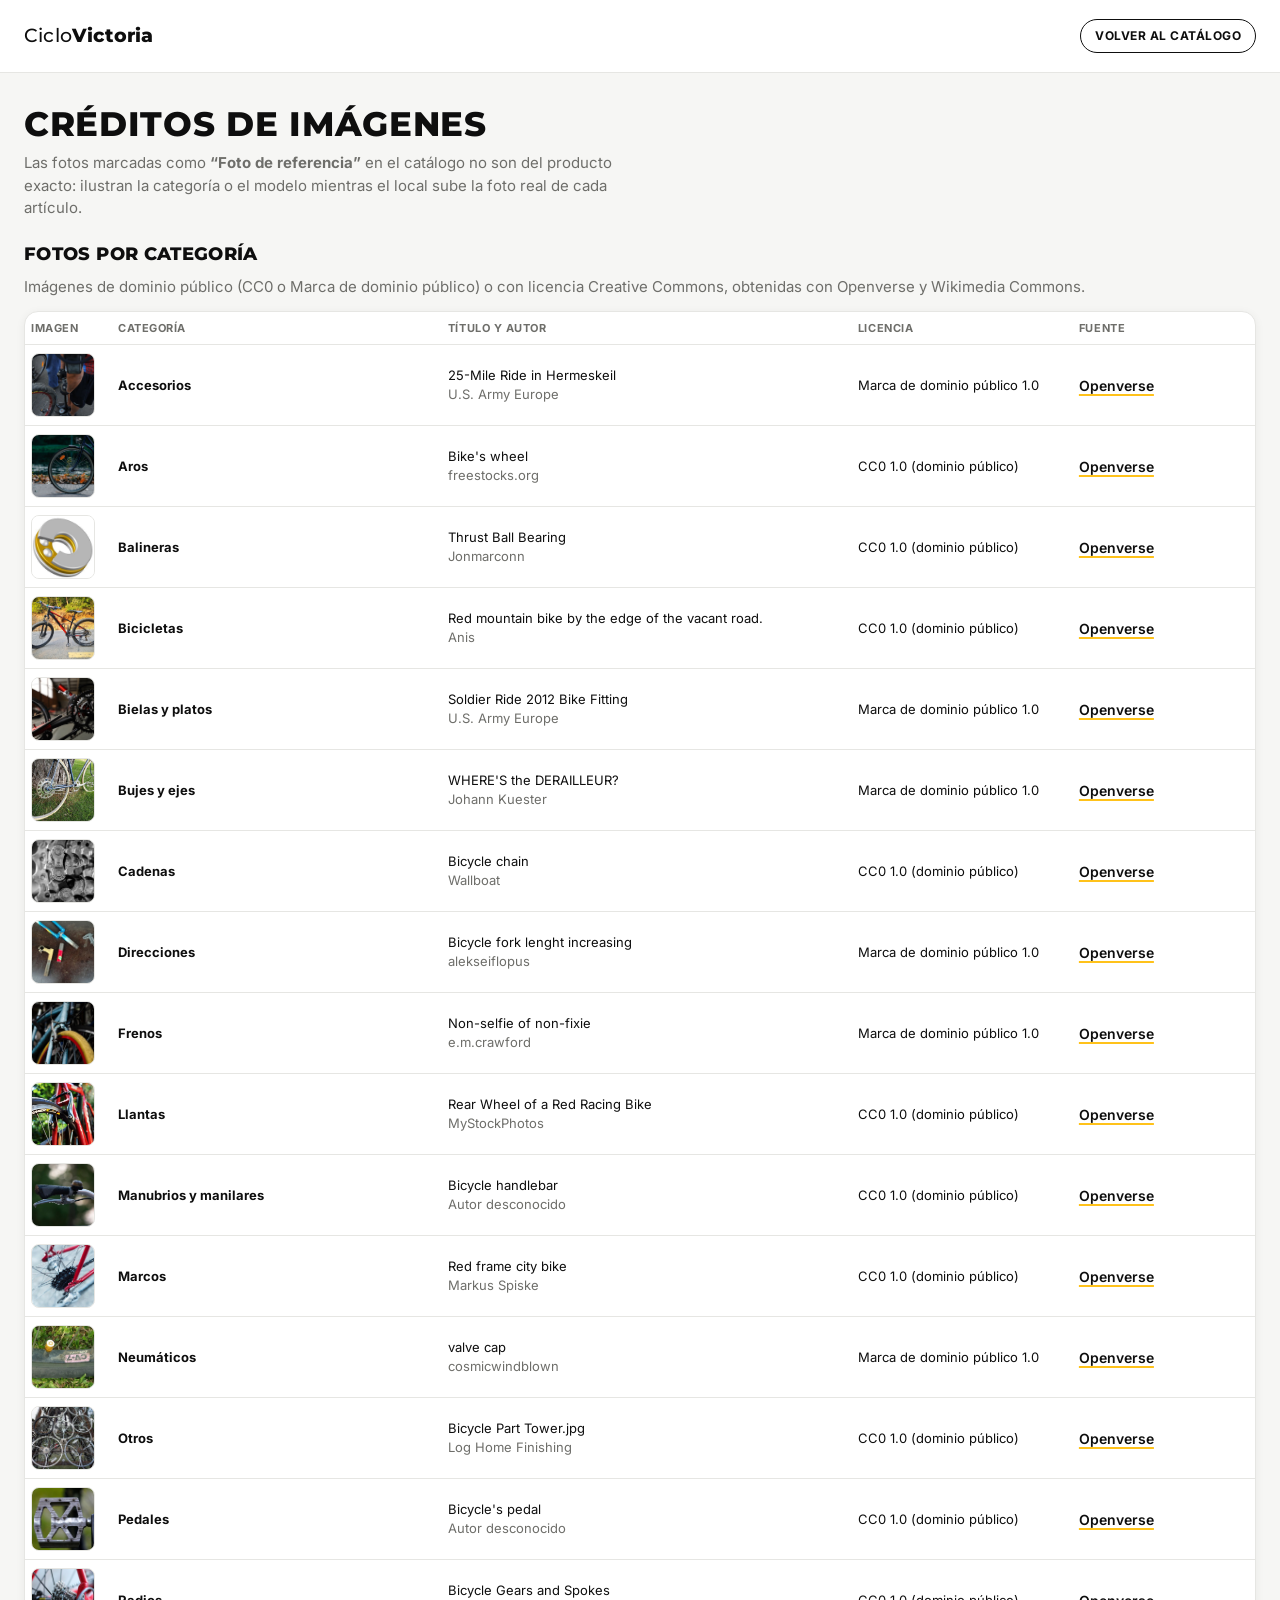
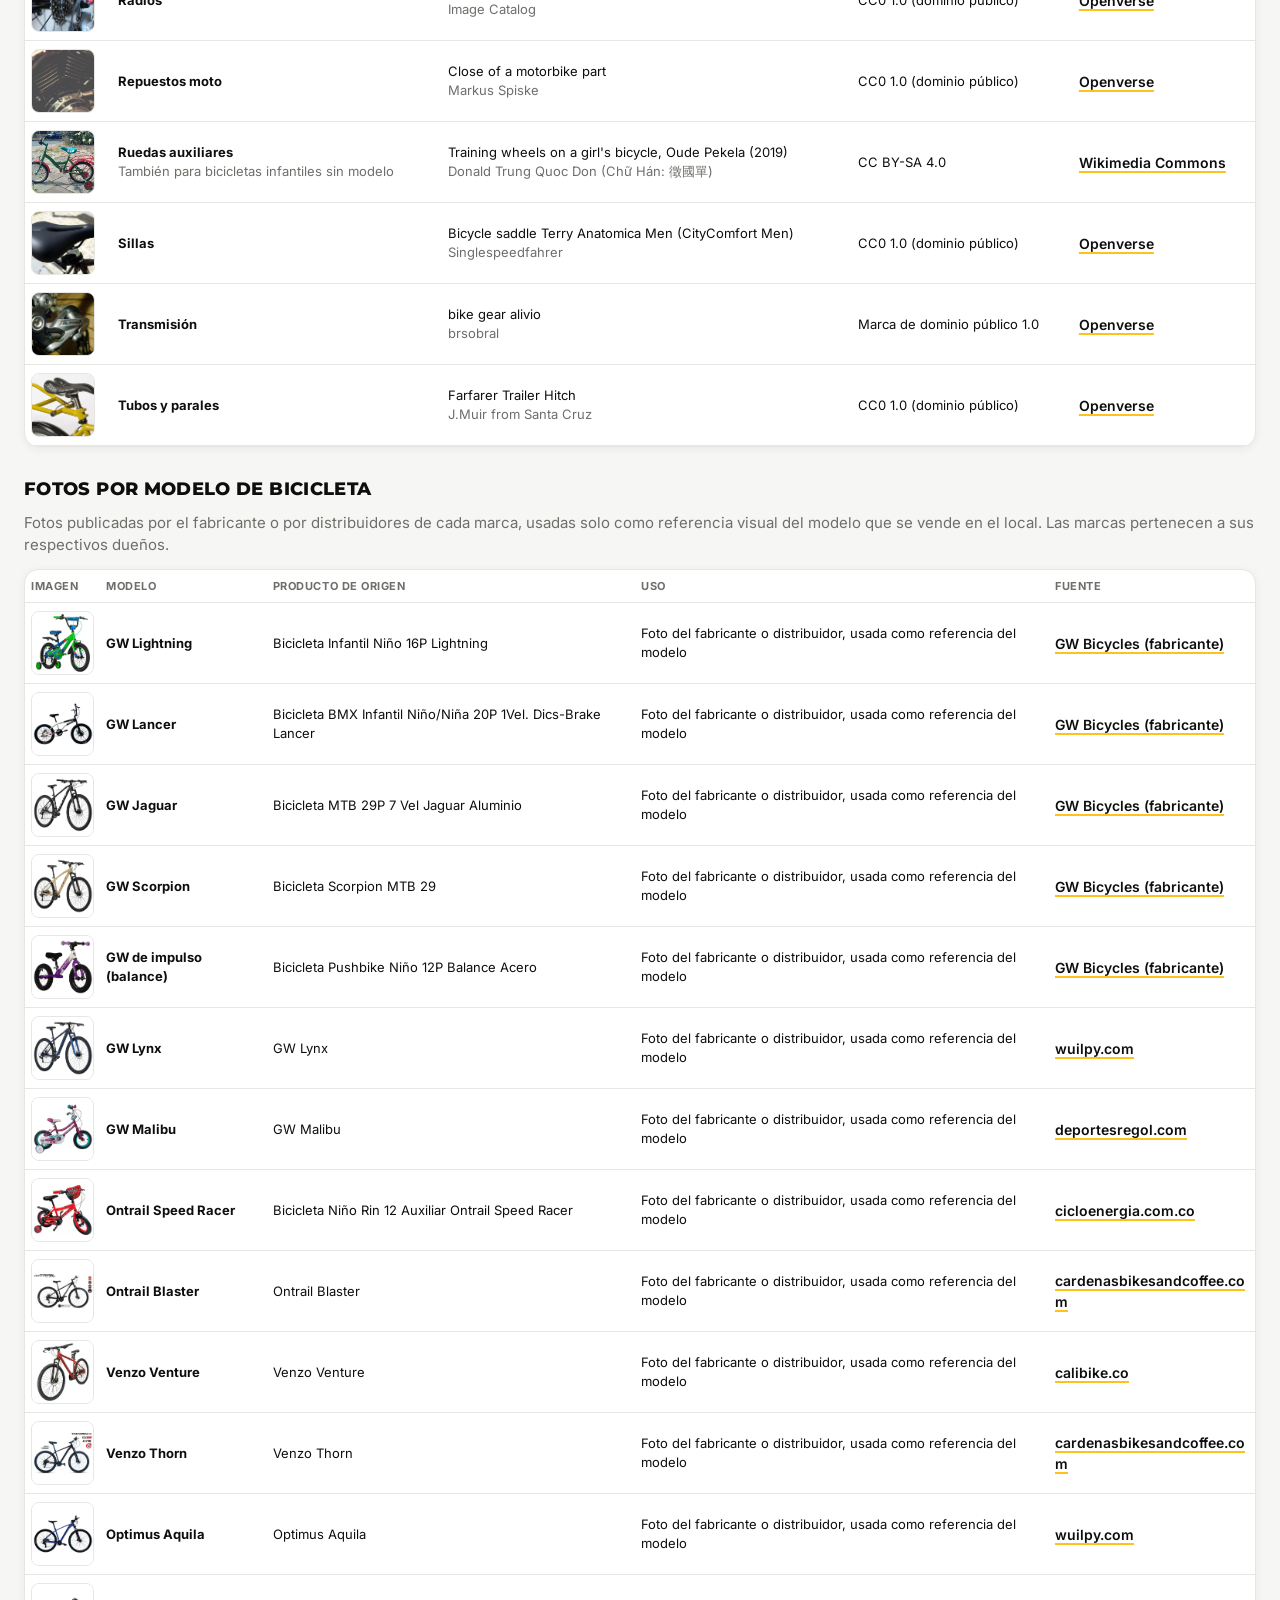
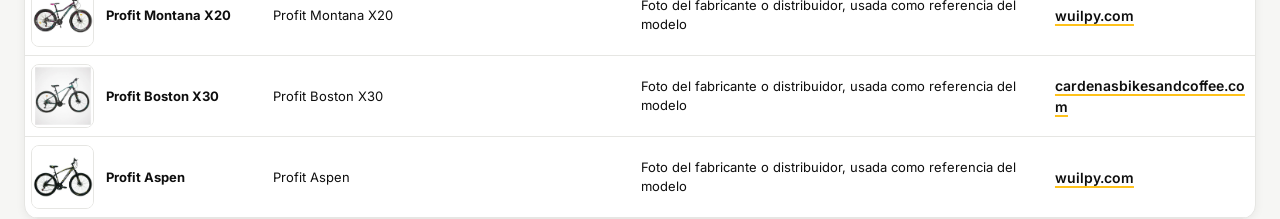
<file: creditos.html>
<!DOCTYPE html>
<html lang="es">
<head>
  <meta charset="UTF-8">
  <meta name="viewport" content="width=device-width, initial-scale=1">
  <title>CicloVictoria · Créditos de imágenes</title>
  <link rel="icon" type="image/svg+xml" href="img/favicon.svg">
  <link rel="preconnect" href="https://fonts.googleapis.com">
  <link rel="preconnect" href="https://fonts.gstatic.com" crossorigin>
  <link rel="stylesheet" href="https://fonts.googleapis.com/css2?family=Inter:wght@400;500;600;700&family=Montserrat:wght@700;800&display=swap">
  <link rel="stylesheet" href="css/base.css">
  <link rel="stylesheet" href="css/componentes.css">
  <link rel="stylesheet" href="css/paginas.css">
  <script>
    try { if (JSON.parse(localStorage.getItem("cv_tema")) === "oscuro") document.documentElement.dataset.tema = "oscuro"; } catch (e) {}
  </script>
  <style>
    .tabla-creditos img { width: 64px; height: 64px; object-fit: cover; border-radius: 8px; background: #fff; border: 1px solid var(--gris-borde); }
    .tabla-creditos td { vertical-align: middle; }
    .creditos section + section { margin-top: 32px; }
  </style>
</head>
<body>
  <header class="header">
    <div class="contenedor">
      <a class="logo" href="index.html" aria-label="CicloVictoria, volver al catálogo"><span class="logo-texto"><span class="regular">Ciclo</span><span class="negrita">Victoria</span></span></a>
      <a class="boton boton-secundario boton-pequeno" href="index.html" style="margin-left:auto">Volver al catálogo</a>
    </div>
  </header>
  <main class="contenedor seccion creditos">
    <h1 style="font-size:clamp(24px,3.4vw,34px)">Créditos de imágenes</h1>
    <p class="texto-suave" style="margin:8px 0 24px;max-width:70ch">
      Las fotos marcadas como <strong>“Foto de referencia”</strong> en el catálogo no son del producto exacto:
      ilustran la categoría o el modelo mientras el local sube la foto real de cada artículo.
    </p>

    <section>
      <h2 style="font-size:18px;margin-bottom:12px">Fotos por categoría</h2>
      <p class="texto-suave" style="margin-bottom:12px">Imágenes de dominio público (CC0 o Marca de dominio público) o con licencia Creative Commons, obtenidas con Openverse y Wikimedia Commons.</p>
      <div class="tarjeta tabla-cotizaciones-contenedor">
      <table class="tabla-simple tabla-creditos">
        <thead><tr><th>Imagen</th><th>Categoría</th><th>Título y autor</th><th>Licencia</th><th>Fuente</th></tr></thead>
        <tbody>
        <tr>
          <td><img src="img/categorias/accesorios.jpg" alt="" width="64" height="64" loading="lazy"></td>
          <td><strong>Accesorios</strong></td>
          <td>25-Mile Ride in Hermeskeil<br><span class="texto-suave">U.S. Army Europe</span></td>
          <td>Marca de dominio público 1.0</td>
          <td><a class="enlace-simple" href="https://www.flickr.com/photos/37585279@N03/7706726928" target="_blank" rel="noopener">Openverse</a></td>
        </tr>
        <tr>
          <td><img src="img/categorias/aros.jpg" alt="" width="64" height="64" loading="lazy"></td>
          <td><strong>Aros</strong></td>
          <td>Bike&#x27;s wheel<br><span class="texto-suave">freestocks.org</span></td>
          <td>CC0 1.0 (dominio público)</td>
          <td><a class="enlace-simple" href="https://www.flickr.com/photos/135396164@N05/30409723176" target="_blank" rel="noopener">Openverse</a></td>
        </tr>
        <tr>
          <td><img src="img/categorias/balineras.jpg" alt="" width="64" height="64" loading="lazy"></td>
          <td><strong>Balineras</strong></td>
          <td>Thrust Ball Bearing<br><span class="texto-suave">Jonmarconn</span></td>
          <td>CC0 1.0 (dominio público)</td>
          <td><a class="enlace-simple" href="https://commons.wikimedia.org/w/index.php?curid=157476205" target="_blank" rel="noopener">Openverse</a></td>
        </tr>
        <tr>
          <td><img src="img/categorias/bicicletas.jpg" alt="" width="64" height="64" loading="lazy"></td>
          <td><strong>Bicicletas</strong></td>
          <td>Red mountain bike by the edge of the vacant road.<br><span class="texto-suave">Anis</span></td>
          <td>CC0 1.0 (dominio público)</td>
          <td><a class="enlace-simple" href="https://wordpress.org/photos/photo/3886586ed6/" target="_blank" rel="noopener">Openverse</a></td>
        </tr>
        <tr>
          <td><img src="img/categorias/bielas-y-platos.jpg" alt="" width="64" height="64" loading="lazy"></td>
          <td><strong>Bielas y platos</strong></td>
          <td>Soldier Ride 2012 Bike Fitting<br><span class="texto-suave">U.S. Army Europe</span></td>
          <td>Marca de dominio público 1.0</td>
          <td><a class="enlace-simple" href="https://www.flickr.com/photos/37585279@N03/7684494690" target="_blank" rel="noopener">Openverse</a></td>
        </tr>
        <tr>
          <td><img src="img/categorias/bujes-y-ejes.jpg" alt="" width="64" height="64" loading="lazy"></td>
          <td><strong>Bujes y ejes</strong></td>
          <td>WHERE&#x27;S the DERAILLEUR?<br><span class="texto-suave">Johann Kuester</span></td>
          <td>Marca de dominio público 1.0</td>
          <td><a class="enlace-simple" href="https://www.flickr.com/photos/135057501@N05/52246020493" target="_blank" rel="noopener">Openverse</a></td>
        </tr>
        <tr>
          <td><img src="img/categorias/cadenas.jpg" alt="" width="64" height="64" loading="lazy"></td>
          <td><strong>Cadenas</strong></td>
          <td>Bicycle chain<br><span class="texto-suave">Wallboat</span></td>
          <td>CC0 1.0 (dominio público)</td>
          <td><a class="enlace-simple" href="https://www.flickr.com/photos/151415985@N06/23474980338" target="_blank" rel="noopener">Openverse</a></td>
        </tr>
        <tr>
          <td><img src="img/categorias/direcciones.jpg" alt="" width="64" height="64" loading="lazy"></td>
          <td><strong>Direcciones</strong></td>
          <td>Bicycle fork lenght increasing<br><span class="texto-suave">alekseiflopus</span></td>
          <td>Marca de dominio público 1.0</td>
          <td><a class="enlace-simple" href="https://www.flickr.com/photos/158759616@N07/46895791621" target="_blank" rel="noopener">Openverse</a></td>
        </tr>
        <tr>
          <td><img src="img/categorias/frenos.jpg" alt="" width="64" height="64" loading="lazy"></td>
          <td><strong>Frenos</strong></td>
          <td>Non-selfie of non-fixie<br><span class="texto-suave">e.m.crawford</span></td>
          <td>Marca de dominio público 1.0</td>
          <td><a class="enlace-simple" href="https://www.flickr.com/photos/13142433@N00/9208999445" target="_blank" rel="noopener">Openverse</a></td>
        </tr>
        <tr>
          <td><img src="img/categorias/llantas.jpg" alt="" width="64" height="64" loading="lazy"></td>
          <td><strong>Llantas</strong></td>
          <td>Rear Wheel of a Red Racing Bike<br><span class="texto-suave">MyStockPhotos</span></td>
          <td>CC0 1.0 (dominio público)</td>
          <td><a class="enlace-simple" href="https://www.flickr.com/photos/136375272@N05/21574211430" target="_blank" rel="noopener">Openverse</a></td>
        </tr>
        <tr>
          <td><img src="img/categorias/manubrios-y-manilares.jpg" alt="" width="64" height="64" loading="lazy"></td>
          <td><strong>Manubrios y manilares</strong></td>
          <td>Bicycle handlebar<br><span class="texto-suave">Autor desconocido</span></td>
          <td>CC0 1.0 (dominio público)</td>
          <td><a class="enlace-simple" href="https://www.rawpixel.com/image/6042378/bicycle-handlebar-free-public-domain-cc0-image" target="_blank" rel="noopener">Openverse</a></td>
        </tr>
        <tr>
          <td><img src="img/categorias/marcos.jpg" alt="" width="64" height="64" loading="lazy"></td>
          <td><strong>Marcos</strong></td>
          <td>Red frame city bike<br><span class="texto-suave">Markus Spiske</span></td>
          <td>CC0 1.0 (dominio público)</td>
          <td><a class="enlace-simple" href="https://www.rawpixel.com/image/519891/classic-red-bike" target="_blank" rel="noopener">Openverse</a></td>
        </tr>
        <tr>
          <td><img src="img/categorias/neumaticos.jpg" alt="" width="64" height="64" loading="lazy"></td>
          <td><strong>Neumáticos</strong></td>
          <td>valve cap<br><span class="texto-suave">cosmicwindblown</span></td>
          <td>Marca de dominio público 1.0</td>
          <td><a class="enlace-simple" href="https://www.flickr.com/photos/187467050@N08/49653848933" target="_blank" rel="noopener">Openverse</a></td>
        </tr>
        <tr>
          <td><img src="img/categorias/otros.jpg" alt="" width="64" height="64" loading="lazy"></td>
          <td><strong>Otros</strong></td>
          <td>Bicycle Part Tower.jpg<br><span class="texto-suave">Log Home Finishing</span></td>
          <td>CC0 1.0 (dominio público)</td>
          <td><a class="enlace-simple" href="https://www.flickr.com/photos/23399885@N06/20182615254" target="_blank" rel="noopener">Openverse</a></td>
        </tr>
        <tr>
          <td><img src="img/categorias/pedales.jpg" alt="" width="64" height="64" loading="lazy"></td>
          <td><strong>Pedales</strong></td>
          <td>Bicycle&#x27;s pedal<br><span class="texto-suave">Autor desconocido</span></td>
          <td>CC0 1.0 (dominio público)</td>
          <td><a class="enlace-simple" href="https://www.rawpixel.com/image/6034950/bicycles-pedal-free-public-domain-cc0-image" target="_blank" rel="noopener">Openverse</a></td>
        </tr>
        <tr>
          <td><img src="img/categorias/radios.jpg" alt="" width="64" height="64" loading="lazy"></td>
          <td><strong>Radios</strong></td>
          <td>Bicycle Gears and Spokes<br><span class="texto-suave">Image Catalog</span></td>
          <td>CC0 1.0 (dominio público)</td>
          <td><a class="enlace-simple" href="https://www.flickr.com/photos/132795455@N08/23325682661" target="_blank" rel="noopener">Openverse</a></td>
        </tr>
        <tr>
          <td><img src="img/categorias/repuestos-moto.jpg" alt="" width="64" height="64" loading="lazy"></td>
          <td><strong>Repuestos moto</strong></td>
          <td>Close of a motorbike part<br><span class="texto-suave">Markus Spiske</span></td>
          <td>CC0 1.0 (dominio público)</td>
          <td><a class="enlace-simple" href="https://www.rawpixel.com/image/432979/free-photo-image-motorcycle-motorcycle-mechanic-motorbike" target="_blank" rel="noopener">Openverse</a></td>
        </tr>
        <tr>
          <td><img src="img/categorias/ruedas-auxiliares.jpg" alt="" width="64" height="64" loading="lazy"></td>
          <td><strong>Ruedas auxiliares</strong><br><span class="texto-suave">También para bicicletas infantiles sin modelo</span></td>
          <td>Training wheels on a girl&#x27;s bicycle, Oude Pekela (2019)<br><span class="texto-suave">Donald Trung Quoc Don (Chữ Hán: 徵國單)</span></td>
          <td>CC BY-SA 4.0</td>
          <td><a class="enlace-simple" href="https://commons.wikimedia.org/wiki/File:Training_wheels_on_a_girl%27s_bicycle,_Oude_Pekela_(2019)_01.jpg" target="_blank" rel="noopener">Wikimedia Commons</a></td>
        </tr>
        <tr>
          <td><img src="img/categorias/sillas.jpg" alt="" width="64" height="64" loading="lazy"></td>
          <td><strong>Sillas</strong></td>
          <td>Bicycle saddle Terry Anatomica Men (CityComfort Men)<br><span class="texto-suave">Singlespeedfahrer</span></td>
          <td>CC0 1.0 (dominio público)</td>
          <td><a class="enlace-simple" href="https://commons.wikimedia.org/w/index.php?curid=123080703" target="_blank" rel="noopener">Openverse</a></td>
        </tr>
        <tr>
          <td><img src="img/categorias/transmision.jpg" alt="" width="64" height="64" loading="lazy"></td>
          <td><strong>Transmisión</strong></td>
          <td>bike gear alivio<br><span class="texto-suave">brsobral</span></td>
          <td>Marca de dominio público 1.0</td>
          <td><a class="enlace-simple" href="https://www.flickr.com/photos/94769834@N08/26758008930" target="_blank" rel="noopener">Openverse</a></td>
        </tr>
        <tr>
          <td><img src="img/categorias/tubos-y-parales.jpg" alt="" width="64" height="64" loading="lazy"></td>
          <td><strong>Tubos y parales</strong></td>
          <td>Farfarer Trailer Hitch<br><span class="texto-suave">J.Muir from Santa Cruz</span></td>
          <td>CC0 1.0 (dominio público)</td>
          <td><a class="enlace-simple" href="https://www.flickr.com/photos/7278641@N07/25362765720" target="_blank" rel="noopener">Openverse</a></td>
        </tr>
        </tbody>
      </table>
      </div>
    </section>

    <section>
      <h2 style="font-size:18px;margin-bottom:12px">Fotos por modelo de bicicleta</h2>
      <p class="texto-suave" style="margin-bottom:12px">Fotos publicadas por el fabricante o por distribuidores de cada marca, usadas solo como referencia visual del modelo que se vende en el local. Las marcas pertenecen a sus respectivos dueños.</p>
      <div class="tarjeta tabla-cotizaciones-contenedor">
      <table class="tabla-simple tabla-creditos">
        <thead><tr><th>Imagen</th><th>Modelo</th><th>Producto de origen</th><th>Uso</th><th>Fuente</th></tr></thead>
        <tbody>
        <tr>
          <td><img src="img/modelos/gw-lightning.jpg" alt="" width="64" height="64" loading="lazy"></td>
          <td><strong>GW Lightning</strong></td>
          <td>Bicicleta Infantil Niño 16P Lightning</td>
          <td>Foto del fabricante o distribuidor, usada como referencia del modelo</td>
          <td><a class="enlace-simple" href="https://gwbicycles.com/products/bicicleta-infantil-nino-16p-lightning" target="_blank" rel="noopener">GW Bicycles (fabricante)</a></td>
        </tr>
        <tr>
          <td><img src="img/modelos/gw-lancer.jpg" alt="" width="64" height="64" loading="lazy"></td>
          <td><strong>GW Lancer</strong></td>
          <td>Bicicleta BMX Infantil Niño/Niña 20P 1Vel. Dics-Brake Lancer</td>
          <td>Foto del fabricante o distribuidor, usada como referencia del modelo</td>
          <td><a class="enlace-simple" href="https://gwbicycles.com/products/bicicleta-infantil-nino-nina-lancer-20p-1vel-dics-brake" target="_blank" rel="noopener">GW Bicycles (fabricante)</a></td>
        </tr>
        <tr>
          <td><img src="img/modelos/gw-jaguar.jpg" alt="" width="64" height="64" loading="lazy"></td>
          <td><strong>GW Jaguar</strong></td>
          <td>Bicicleta MTB 29P 7 Vel Jaguar Aluminio</td>
          <td>Foto del fabricante o distribuidor, usada como referencia del modelo</td>
          <td><a class="enlace-simple" href="https://gwbicycles.com/products/bicicleta-mtb-29p-7-vel-jaguar-aluminio-gw" target="_blank" rel="noopener">GW Bicycles (fabricante)</a></td>
        </tr>
        <tr>
          <td><img src="img/modelos/gw-scorpion.jpg" alt="" width="64" height="64" loading="lazy"></td>
          <td><strong>GW Scorpion</strong></td>
          <td>Bicicleta Scorpion MTB 29</td>
          <td>Foto del fabricante o distribuidor, usada como referencia del modelo</td>
          <td><a class="enlace-simple" href="https://gwbicycles.com/products/gw-scorpion" target="_blank" rel="noopener">GW Bicycles (fabricante)</a></td>
        </tr>
        <tr>
          <td><img src="img/modelos/gw-impulso.jpg" alt="" width="64" height="64" loading="lazy"></td>
          <td><strong>GW de impulso (balance)</strong></td>
          <td>Bicicleta Pushbike Niño 12P Balance Acero</td>
          <td>Foto del fabricante o distribuidor, usada como referencia del modelo</td>
          <td><a class="enlace-simple" href="https://gwbicycles.com/products/bicicleta-pushbike-nino-12-balance-gw" target="_blank" rel="noopener">GW Bicycles (fabricante)</a></td>
        </tr>
        <tr>
          <td><img src="img/modelos/gw-lynx.jpg" alt="" width="64" height="64" loading="lazy"></td>
          <td><strong>GW Lynx</strong></td>
          <td>GW Lynx</td>
          <td>Foto del fabricante o distribuidor, usada como referencia del modelo</td>
          <td><a class="enlace-simple" href="https://wuilpy.com/producto/bicicleta-mtb-gw-rin-29-lynx-9-2/" target="_blank" rel="noopener">wuilpy.com</a></td>
        </tr>
        <tr>
          <td><img src="img/modelos/gw-malibu.jpg" alt="" width="64" height="64" loading="lazy"></td>
          <td><strong>GW Malibu</strong></td>
          <td>GW Malibu</td>
          <td>Foto del fabricante o distribuidor, usada como referencia del modelo</td>
          <td><a class="enlace-simple" href="https://deportesregol.com/products/bicicleta-rin-12-malibu-gw" target="_blank" rel="noopener">deportesregol.com</a></td>
        </tr>
        <tr>
          <td><img src="img/modelos/ontrail-speed-racer.jpg" alt="" width="64" height="64" loading="lazy"></td>
          <td><strong>Ontrail Speed Racer</strong></td>
          <td>Bicicleta Niño Rin 12 Auxiliar Ontrail Speed Racer</td>
          <td>Foto del fabricante o distribuidor, usada como referencia del modelo</td>
          <td><a class="enlace-simple" href="https://cicloenergia.com.co/products/bicicleta-nino-3-a-5-anos-rin12-auxiliar-ontrail-speed-racer" target="_blank" rel="noopener">cicloenergia.com.co</a></td>
        </tr>
        <tr>
          <td><img src="img/modelos/ontrail-blaster.jpg" alt="" width="64" height="64" loading="lazy"></td>
          <td><strong>Ontrail Blaster</strong></td>
          <td>Ontrail Blaster</td>
          <td>Foto del fabricante o distribuidor, usada como referencia del modelo</td>
          <td><a class="enlace-simple" href="https://cardenasbikesandcoffee.com/producto/bicicleta-mtb-29-3x7-vel-blaster-on-trail-2/" target="_blank" rel="noopener">cardenasbikesandcoffee.com</a></td>
        </tr>
        <tr>
          <td><img src="img/modelos/venzo-venture.jpg" alt="" width="64" height="64" loading="lazy"></td>
          <td><strong>Venzo Venture</strong></td>
          <td>Venzo Venture</td>
          <td>Foto del fabricante o distribuidor, usada como referencia del modelo</td>
          <td><a class="enlace-simple" href="https://calibike.co/producto/bicicleta-rin-29-venzo-venture-3x7-velocidades-aluminio-mtb/" target="_blank" rel="noopener">calibike.co</a></td>
        </tr>
        <tr>
          <td><img src="img/modelos/venzo-thorn.jpg" alt="" width="64" height="64" loading="lazy"></td>
          <td><strong>Venzo Thorn</strong></td>
          <td>Venzo Thorn</td>
          <td>Foto del fabricante o distribuidor, usada como referencia del modelo</td>
          <td><a class="enlace-simple" href="https://cardenasbikesandcoffee.com/producto/bicicleta-mtb-rin-29-thorn-3x7-vel-venzo/" target="_blank" rel="noopener">cardenasbikesandcoffee.com</a></td>
        </tr>
        <tr>
          <td><img src="img/modelos/optimus-aquila.jpg" alt="" width="64" height="64" loading="lazy"></td>
          <td><strong>Optimus Aquila</strong></td>
          <td>Optimus Aquila</td>
          <td>Foto del fabricante o distribuidor, usada como referencia del modelo</td>
          <td><a class="enlace-simple" href="https://wuilpy.com/producto/bicicleta-optimus-aquila-8s/" target="_blank" rel="noopener">wuilpy.com</a></td>
        </tr>
        <tr>
          <td><img src="img/modelos/profit-montana-x20.jpg" alt="" width="64" height="64" loading="lazy"></td>
          <td><strong>Profit Montana X20</strong></td>
          <td>Profit Montana X20</td>
          <td>Foto del fabricante o distribuidor, usada como referencia del modelo</td>
          <td><a class="enlace-simple" href="https://wuilpy.com/producto/bicicleta-mtb-rin-27-profit/" target="_blank" rel="noopener">wuilpy.com</a></td>
        </tr>
        <tr>
          <td><img src="img/modelos/profit-boston-x30.jpg" alt="" width="64" height="64" loading="lazy"></td>
          <td><strong>Profit Boston X30</strong></td>
          <td>Profit Boston X30</td>
          <td>Foto del fabricante o distribuidor, usada como referencia del modelo</td>
          <td><a class="enlace-simple" href="https://cardenasbikesandcoffee.com/producto/bicicleta-29-x30-boston-9-vel-profit/" target="_blank" rel="noopener">cardenasbikesandcoffee.com</a></td>
        </tr>
        <tr>
          <td><img src="img/modelos/profit-aspen.jpg" alt="" width="64" height="64" loading="lazy"></td>
          <td><strong>Profit Aspen</strong></td>
          <td>Profit Aspen</td>
          <td>Foto del fabricante o distribuidor, usada como referencia del modelo</td>
          <td><a class="enlace-simple" href="https://wuilpy.com/producto/bicicleta-adulto-rin-29-optimus-aspen/" target="_blank" rel="noopener">wuilpy.com</a></td>
        </tr>
        </tbody>
      </table>
      </div>
    </section>
  </main>
</body>
</html>
</file>
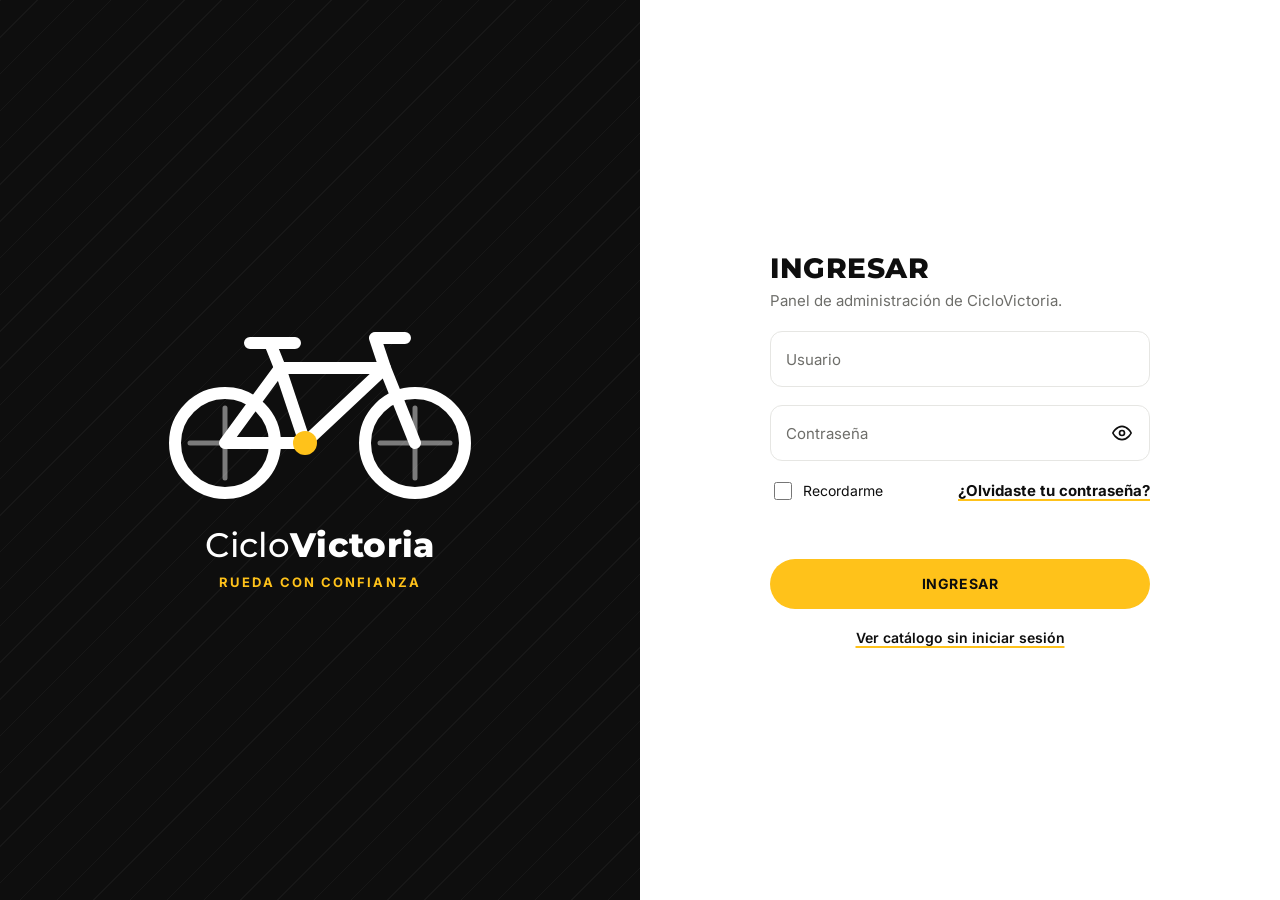
<file: login.html>
<!DOCTYPE html>
<html lang="es">
<head>
  <meta charset="UTF-8">
  <meta name="viewport" content="width=device-width, initial-scale=1">
  <title>CicloVictoria · Ingresar</title>
  <meta name="robots" content="noindex">
  <link rel="icon" type="image/svg+xml" href="img/favicon.svg">
  <link rel="preconnect" href="https://fonts.googleapis.com">
  <link rel="preconnect" href="https://fonts.gstatic.com" crossorigin>
  <link rel="stylesheet" href="https://fonts.googleapis.com/css2?family=Inter:wght@400;500;600;700&family=Montserrat:wght@500;700;800&display=swap">
  <link rel="stylesheet" href="css/base.css">
  <link rel="stylesheet" href="css/componentes.css">
  <link rel="stylesheet" href="css/animaciones.css">
  <link rel="stylesheet" href="css/paginas.css">
  <script>
    try { if (JSON.parse(localStorage.getItem("cv_tema")) === "oscuro") document.documentElement.dataset.tema = "oscuro"; } catch (e) {}
  </script>
</head>
<body>
  <main class="pagina-login">
    <!-- Panel negro con el logo que se dibuja -->
    <section class="login-marca" aria-label="CicloVictoria">
      <div id="logo-animado"></div>
      <div>
        <span class="logo-texto"><span class="regular">Ciclo</span><span class="negrita">Victoria</span></span>
        <p class="login-lema" style="margin-top:10px">Rueda con confianza</p>
      </div>
    </section>

    <!-- Formulario -->
    <section class="login-formulario">
      <form class="login-caja" id="form-login" novalidate>
        <div>
          <h1>Ingresar</h1>
          <p class="texto-suave" style="margin-top:6px">Panel de administración de CicloVictoria.</p>
        </div>

        <div class="campo-flotante">
          <input id="usuario" name="usuario" type="text" placeholder=" " autocomplete="username" autocapitalize="none" spellcheck="false" required>
          <label for="usuario">Usuario</label>
        </div>

        <div class="campo-flotante con-boton">
          <input id="contrasena" name="contrasena" type="password" placeholder=" " autocomplete="current-password" required>
          <label for="contrasena">Contraseña</label>
          <button type="button" class="boton-icono" id="ver-contrasena" aria-label="Mostrar contraseña" aria-pressed="false"></button>
        </div>

        <div class="login-opciones">
          <label class="casilla"><input type="checkbox" id="recordarme"> Recordarme</label>
          <button type="button" class="enlace-simple" id="ir-recuperar">¿Olvidaste tu contraseña?</button>
        </div>

        <p class="login-error" id="login-error" role="alert" aria-live="assertive"></p>

        <button type="submit" class="boton boton-acento boton-bloque" id="boton-ingresar">Ingresar</button>

        <a class="enlace-simple" href="index.html" style="align-self:center">Ver catálogo sin iniciar sesión</a>
      </form>

      <!-- Recuperar contraseña con el código de recuperación -->
      <form class="login-caja" id="form-recuperar" novalidate hidden>
        <div>
          <h1>Recuperar contraseña</h1>
          <p class="texto-suave" style="margin-top:6px">Escribe tu usuario, tu código de recuperación y la contraseña nueva.</p>
        </div>

        <div class="campo-flotante">
          <input id="rec-usuario" type="text" placeholder=" " autocomplete="username" autocapitalize="none" spellcheck="false" required>
          <label for="rec-usuario">Usuario</label>
        </div>

        <div class="campo-flotante">
          <input id="rec-codigo" type="text" placeholder=" " autocomplete="off" autocapitalize="characters" spellcheck="false" required>
          <label for="rec-codigo">Código de recuperación (XXXX-XXXX-XXXX)</label>
        </div>

        <div class="campo-flotante">
          <input id="rec-nueva" type="password" placeholder=" " autocomplete="new-password" minlength="6" required>
          <label for="rec-nueva">Nueva contraseña</label>
        </div>

        <div class="campo-flotante">
          <input id="rec-repetir" type="password" placeholder=" " autocomplete="new-password" required>
          <label for="rec-repetir">Repite la nueva contraseña</label>
        </div>

        <p class="login-error" id="rec-error" role="alert" aria-live="assertive"></p>

        <button type="submit" class="boton boton-acento boton-bloque" id="boton-recuperar">Cambiar contraseña</button>

        <button type="button" class="enlace-simple" id="volver-login" style="align-self:center">Volver a Ingresar</button>
      </form>
    </section>
  </main>

  <script type="module" src="js/login.js"></script>
</body>
</html>
</file>
<file: css/base.css>
/* =========================================================
   CicloVictoria · base.css
   Variables de marca, tipografía, reset y modo oscuro
   ========================================================= */

:root {
  /* Base */
  --negro: #0E0E0E;
  --negro-suave: #1C1C1C;
  --blanco: #FFFFFF;
  --fondo: #F6F6F4;          /* blanco cálido para el fondo general */
  --gris-borde: #E6E6E3;
  --gris-texto: #6E6E6A;

  /* Acento */
  --acento: #FFC21A;         /* amarillo victoria */
  --acento-hover: #FFD351;
  --acento-texto: #0E0E0E;   /* texto sobre el acento siempre negro */

  /* Estados */
  --ok: #1F9D55;
  --alerta: #F28C28;         /* naranja, para no confundirse con el acento */
  --peligro: #D93A3A;

  --radio: 14px;
  --radio-pildora: 999px;
  --sombra: 0 2px 10px rgba(0,0,0,.06);
  --sombra-hover: 0 10px 28px rgba(0,0,0,.12);
  --transicion: 220ms cubic-bezier(.2,.8,.2,1);

  /* Tokens semánticos (cambian en modo oscuro) */
  --superficie: var(--blanco);        /* tarjetas, header, modales */
  --superficie-2: #FAFAF8;            /* zonas internas */
  --texto: var(--negro);
  --texto-suave: var(--gris-texto);
  --borde: var(--gris-borde);
  --invertido: var(--negro);          /* bloques negros (barra superior, hero) */
  --texto-invertido: var(--blanco);
  --skeleton: #ECECE8;
  --skeleton-brillo: #F7F7F4;

  --fuente-titulo: "Montserrat", Arial, sans-serif;
  --fuente-cuerpo: "Inter", Arial, sans-serif;
  --ancho-max: 1280px;
  --alto-header: 72px;
}

/* Modo oscuro: se invierten fondo y texto, el acento se mantiene */
:root[data-tema="oscuro"] {
  --superficie: #161616;
  --superficie-2: #1E1E1E;
  --fondo: #0B0B0B;
  --texto: #F2F2EF;
  --texto-suave: #A3A39E;
  --borde: #2C2C2A;
  --invertido: #000000;
  --texto-invertido: #F2F2EF;
  --skeleton: #222220;
  --skeleton-brillo: #2E2E2B;
  --sombra: 0 2px 10px rgba(0,0,0,.4);
  --sombra-hover: 0 10px 28px rgba(0,0,0,.6);
  color-scheme: dark;
}

/* ---------- Reset ---------- */
*, *::before, *::after { box-sizing: border-box; }

/* overflow-x en la raíz evita el scroll lateral de paneles fijos fuera de pantalla (sin romper el header sticky) */
html { -webkit-text-size-adjust: 100%; scroll-behavior: smooth; overflow-x: hidden; }

/* Solo respaldo: el header ya no se desborda. clip (y no hidden) para no romper el header sticky */
body {
  overflow-x: clip;
  margin: 0;
  min-height: 100vh;
  background: var(--fondo);
  color: var(--texto);
  font-family: var(--fuente-cuerpo);
  font-size: 15px;
  line-height: 1.5;
  -webkit-font-smoothing: antialiased;
  transition: background-color var(--transicion), color var(--transicion);
}

img, svg { display: block; max-width: 100%; }
button, input, select, textarea { font: inherit; color: inherit; }
button { cursor: pointer; background: none; border: 0; padding: 0; }
a { color: inherit; }
ul, ol { margin: 0; padding: 0; list-style: none; }
h1, h2, h3, h4, p { margin: 0; }
table { border-collapse: collapse; width: 100%; }
[hidden] { display: none !important; }

/* ---------- Tipografía ---------- */
h1, h2, h3, .titulo {
  font-family: var(--fuente-titulo);
  font-weight: 800;
  text-transform: uppercase;
  letter-spacing: .02em;
  line-height: 1.15;
}
h1 { font-size: clamp(28px, 5vw, 52px); }
h2 { font-size: clamp(20px, 2.6vw, 26px); }
h3 { font-size: 16px; font-weight: 700; }

.numero, .precio, .kpi-valor {
  font-variant-numeric: tabular-nums;
}

.texto-suave { color: var(--texto-suave); }
.mayus-pequena {
  font-size: 11px;
  font-weight: 600;
  letter-spacing: .06em;
  text-transform: uppercase;
}

/* ---------- Foco visible ---------- */
:focus { outline: none; }
:focus-visible {
  outline: 3px solid var(--acento);
  outline-offset: 2px;
  border-radius: 6px;
}

/* Texto solo para lectores de pantalla */
.solo-lector {
  position: absolute !important;
  width: 1px; height: 1px;
  padding: 0; margin: -1px;
  overflow: hidden; clip: rect(0 0 0 0);
  white-space: nowrap; border: 0;
}

.contenedor {
  width: 100%;
  max-width: var(--ancho-max);
  margin: 0 auto;
  padding: 0 24px;
}
@media (max-width: 720px) {
  .contenedor { padding: 0 16px; }
}
</file>
<file: css/componentes.css>
/* =========================================================
   CicloVictoria · componentes.css
   Botones, header, navegación, chips, formularios, tarjetas,
   modales, toasts, skeletons, historial y uploader
   ========================================================= */

/* ---------- Barra superior y header ---------- */
.barra-superior {
  background: var(--invertido);
  color: var(--texto-invertido);
  font-size: 12px;
  letter-spacing: .03em;
}
.barra-superior .contenedor {
  display: flex; justify-content: space-between; align-items: center;
  gap: 12px; min-height: 32px;
}
.barra-superior .punto { color: var(--acento); }
.barra-superior .enlace-barra { color: inherit; text-decoration: none; white-space: nowrap; }
.barra-superior .enlace-barra:hover { color: var(--acento); }
.barra-superior .texto-corto { display: none; }
@media (max-width: 720px) {
  .barra-superior .ocultable-barra { display: none; }
}
@media (max-width: 599px) {
  .barra-superior .texto-largo { display: none; }
  .barra-superior .texto-corto { display: inline; }
}

.header {
  position: sticky; top: 0; z-index: 50;
  background: var(--superficie);
  border-bottom: 1px solid var(--borde);
}
/* Logo y acciones fijos; la navegación toma el espacio que sobra y nunca empuja a los demás */
.header .contenedor {
  display: flex; align-items: center; gap: 20px;
  min-height: var(--alto-header);
}
.header #logo, .header .logo { flex: none; }
.logo { display: inline-flex; align-items: center; gap: 8px; height: 26px; text-decoration: none; color: var(--texto); }
.logo svg { width: 40px; height: 26px; flex-shrink: 0; }
.logo-texto { font-family: var(--fuente-titulo); font-size: 19px; line-height: 26px; letter-spacing: .01em; white-space: nowrap; }
.logo-texto .regular { font-weight: 500; }
.logo-texto .negrita { font-weight: 800; }

/* Navegación en píldoras (las que no caben pasan a "Más ▾", ver header.js) */
.nav { flex: 1; min-width: 0; display: flex; justify-content: center; }
.nav ul { display: flex; gap: 4px; flex-wrap: nowrap; justify-content: center; }
.nav ul > li { flex: none; }
.nav-enlace {
  display: inline-flex; align-items: center; gap: 8px;
  padding: 8px 14px;
  border-radius: var(--radio-pildora);
  font-weight: 600; font-size: 15px; line-height: 1.4;
  color: var(--texto);
  text-decoration: none; white-space: nowrap;
  transition: background-color var(--transicion), color var(--transicion);
}
.nav-enlace:hover { background: var(--superficie-2); }
.nav-enlace[aria-current="page"], .nav-mas-boton.activo { background: var(--negro); color: var(--blanco); }
:root[data-tema="oscuro"] .nav-enlace[aria-current="page"],
:root[data-tema="oscuro"] .nav-mas-boton.activo { background: var(--blanco); color: var(--negro); }
.nav-enlace[aria-current="page"]::before, .nav-mas-boton.activo::before {
  content: ""; width: 6px; height: 6px; border-radius: 50%; background: var(--acento);
}
.nav-mas { position: relative; }
.nav-mas-boton { gap: 4px; }
.nav-mas-boton.activo { gap: 8px; }
.nav-mas-boton .flecha { width: 16px; height: 16px; transition: transform var(--transicion); }
.nav-mas-boton[aria-expanded="true"] .flecha { transform: rotate(180deg); }

/* Desplegables del header ("Más" y menú del avatar) */
.desplegable {
  position: absolute; top: calc(100% + 10px); right: 0; z-index: 60;
  min-width: 220px; padding: 6px;
  display: flex; flex-direction: column; gap: 2px;
  background: var(--superficie); border: 1px solid var(--borde); border-radius: 14px;
  box-shadow: var(--sombra-hover);
  transform-origin: top right;
  animation: desplegable-entrar 160ms cubic-bezier(.2,.8,.2,1) both;
}
@keyframes desplegable-entrar {
  from { opacity: 0; transform: translateY(-6px) scale(.98); }
  to { opacity: 1; transform: none; }
}
.desplegable-opcion {
  display: flex; align-items: center; gap: 8px; width: 100%;
  padding: 10px 12px; border-radius: 10px;
  font-size: 15px; font-weight: 600; color: var(--texto); text-decoration: none; text-align: left;
  transition: background-color var(--transicion);
}
.desplegable-opcion:hover { background: var(--superficie-2); }
.desplegable-opcion[aria-current="page"] { background: var(--superficie-2); }
.desplegable-opcion[aria-current="page"]::before {
  content: ""; width: 6px; height: 6px; border-radius: 50%; background: var(--acento);
}

.caja-usuario { flex: none; display: flex; align-items: center; gap: 12px; }
.caja-usuario .boton-icono { width: 40px; height: 40px; }
.boton-buscar-global { border: 1.5px solid var(--borde); color: var(--texto-suave); }
.boton-buscar-global:hover { border-color: var(--texto); color: var(--texto); background: transparent; }
.boton-buscar-global svg { width: 18px; height: 18px; }
.avatar {
  width: 36px; height: 36px; border-radius: 50%;
  display: grid; place-items: center; flex: none;
  background: var(--acento); color: var(--acento-texto);
  font-weight: 800; font-family: var(--fuente-titulo); font-size: 14px;
}

/* Ficha de usuario: píldora con avatar, nombre corto, rol y chevron */
.ficha-usuario { position: relative; flex: none; }
.ficha-boton {
  --ficha-borde: rgba(14,14,14,.12);
  --ficha-hover: rgba(14,14,14,.05);
  display: flex; align-items: center; gap: 10px;
  height: 44px; padding: 4px 12px 4px 4px;
  border: 1px solid var(--ficha-borde); border-radius: var(--radio-pildora);
  background: transparent; color: var(--texto);
  transition: background-color var(--transicion);
}
:root[data-tema="oscuro"] .ficha-boton { --ficha-borde: rgba(255,255,255,.12); --ficha-hover: rgba(255,255,255,.06); color: #fff; }
.ficha-boton:hover, .ficha-boton[aria-expanded="true"] { background: var(--ficha-hover); }
.ficha-boton:focus-visible { outline: 3px solid var(--acento); outline-offset: 2px; }
.ficha-usuario .avatar { width: 36px; height: 36px; color: #0E0E0E; font-family: var(--fuente-titulo); font-weight: 800; }
.ficha-texto { display: flex; flex-direction: column; align-items: flex-start; line-height: 1.15; text-align: left; }
.ficha-nombre { font-size: 14px; font-weight: 600; white-space: nowrap; }
.ficha-rol { font-size: 11px; text-transform: uppercase; letter-spacing: .08em; color: var(--texto-suave); }
:root[data-tema="oscuro"] .ficha-rol { color: rgba(255,255,255,.62); }
.ficha-flecha { width: 14px; height: 14px; flex: none; transition: transform 180ms ease; }
.ficha-boton[aria-expanded="true"] .ficha-flecha { transform: rotate(180deg); }

/* Menú de cuenta (oscuro en los dos temas) */
.menu-cuenta {
  --peligro: #FF6B6B; /* sobre #1C1C1C el rojo del tema (#D93A3A) no llega a 4,5:1 */
  position: absolute; top: calc(100% + 8px); right: 0; z-index: 60;
  width: min(260px, calc(100vw - 32px));
  display: flex; flex-direction: column; gap: 2px; padding: 8px;
  background: #1C1C1C; color: #fff;
  border: 1px solid rgba(255,255,255,.08); border-radius: 14px;
  box-shadow: 0 16px 40px rgba(0,0,0,.45);
  animation: menu-cuenta-entrar 180ms ease-out both;
}
@keyframes menu-cuenta-entrar {
  from { opacity: 0; transform: translateY(-6px); }
  to { opacity: 1; transform: none; }
}
.menu-cuenta-cabecera { display: flex; align-items: center; gap: 12px; padding: 6px 6px 8px; min-width: 0; }
.menu-cuenta-cabecera .avatar { width: 40px; height: 40px; font-size: 15px; }
.menu-cuenta-cabecera div { min-width: 0; }
.menu-cuenta-cabecera strong { display: block; font-size: 15px; font-weight: 600; line-height: 1.25; overflow: hidden; text-overflow: ellipsis; white-space: nowrap; }
.menu-cuenta-cabecera small { display: block; font-size: 12px; color: rgba(255,255,255,.62); }
.menu-cuenta-separador { height: 1px; margin: 4px 2px; background: rgba(255,255,255,.08); }
.menu-cuenta-opcion {
  display: flex; align-items: center; gap: 12px; width: 100%;
  min-height: 40px; padding: 0 10px; border-radius: 10px;
  color: #fff; font-size: 14px; font-weight: 500; text-decoration: none; text-align: left;
  transition: background-color 120ms ease;
}
.menu-cuenta-opcion svg { width: 18px; height: 18px; flex: none; }
.menu-cuenta-opcion > span:first-of-type { flex: 1; }
.menu-cuenta-opcion:hover, .menu-cuenta-opcion:focus-visible { background: rgba(255,255,255,.06); outline: none; }
.menu-cuenta-opcion:focus-visible { box-shadow: inset 0 0 0 2px var(--acento); }
.menu-cuenta-opcion.peligro { color: var(--peligro); }
.menu-cuenta-opcion.peligro:hover, .menu-cuenta-opcion.peligro:focus-visible { background: rgba(255,107,107,.10); }
/* Interruptor del modo oscuro dentro del menú */
.interruptor-mini {
  position: relative; flex: none; width: 34px; height: 20px; border-radius: 999px;
  background: rgba(255,255,255,.22); transition: background-color 180ms ease;
}
.interruptor-mini::after {
  content: ""; position: absolute; top: 2px; left: 2px; width: 16px; height: 16px; border-radius: 50%;
  background: #fff; transition: transform 180ms ease;
}
[aria-checked="true"] > .interruptor-mini { background: var(--acento); }
[aria-checked="true"] > .interruptor-mini::after { transform: translateX(14px); background: #0E0E0E; }

/* Panel lateral negro del menú (< 900 px) */
.boton-icono.boton-hamburguesa { display: none; }
.panel-menu-fondo {
  position: fixed; inset: 0; z-index: 160; background: rgba(0,0,0,.45);
  opacity: 0; visibility: hidden; transition: opacity var(--transicion), visibility var(--transicion);
}
.panel-menu {
  position: fixed; top: 0; right: 0; bottom: 0; z-index: 161;
  width: min(320px, 86vw);
  display: flex; flex-direction: column;
  background: #0B0B0B; color: #fff;
  box-shadow: -20px 0 50px rgba(0,0,0,.35);
  transform: translateX(100%); visibility: hidden;
  transition: transform 280ms cubic-bezier(.2,.8,.2,1), visibility 280ms;
}
/* Al abrir, visible al instante (para poder enfocar); al cerrar se oculta cuando termina de salir */
.panel-menu.abierto, .panel-menu-fondo.abierto { visibility: visible; transition-property: transform, opacity, visibility; transition-duration: 280ms, 200ms, 0s; }
.panel-menu.abierto { transform: none; }
.panel-menu-fondo.abierto { opacity: 1; }
.panel-menu-cabecera {
  display: flex; align-items: center; justify-content: space-between;
  padding: 14px 12px 14px 20px; border-bottom: 1px solid rgba(255,255,255,.12);
  font-family: var(--fuente-titulo); font-size: 16px;
}
.panel-menu .boton-icono { color: #fff; }
.panel-menu .boton-icono:hover { background: rgba(255,255,255,.1); }
.panel-menu-secciones { flex: 1; overflow-y: auto; padding: 10px; }
.panel-menu-enlace, .panel-menu-fila {
  display: flex; align-items: center; gap: 12px; width: 100%;
  padding: 12px 14px; border-radius: 12px;
  color: #fff; font-size: 15px; font-weight: 600; text-decoration: none; text-align: left;
  transition: background-color var(--transicion);
}
.panel-menu-enlace:hover, .panel-menu-fila:hover { background: rgba(255,255,255,.08); }
.panel-menu-enlace[aria-current="page"] { background: rgba(255,255,255,.1); }
.panel-menu-enlace[aria-current="page"]::before {
  content: ""; width: 6px; height: 6px; border-radius: 50%; background: var(--acento);
}
.panel-menu-fila svg, .panel-menu-tema-icono svg { width: 20px; height: 20px; }
.panel-menu-tema-icono { display: inline-grid; }
.panel-menu-pie { padding: 10px; border-top: 1px solid rgba(255,255,255,.12); display: grid; gap: 2px; }
.panel-menu-usuario { display: flex; align-items: center; gap: 12px; padding: 10px 14px 12px; line-height: 1.3; }
.panel-menu-usuario small { display: block; color: rgba(255,255,255,.6); font-size: 12px; }
.panel-menu-salir { color: var(--acento); }

@media (max-width: 899px) {
  .boton-icono.boton-hamburguesa { display: inline-grid; }
  /* La ficha queda solo con el avatar */
  .ficha-texto, .ficha-flecha { display: none; }
  .ficha-boton { width: 44px; padding: 3px; justify-content: center; }
  .header .nav { display: none; }
  .header .contenedor { gap: 12px; }
  .header #logo, .header .logo { margin-right: auto; }
}
/* Teléfonos: tema y avatar viven en el panel lateral; cerrar sesión sigue a la vista */
@media (max-width: 599px) {
  .caja-usuario .ocultable { display: none; }
  .caja-usuario { gap: 8px; }
}

/* ---------- Botones ---------- */
.boton {
  display: inline-flex; align-items: center; justify-content: center; gap: 8px;
  min-height: 42px; padding: 0 20px;
  border-radius: var(--radio-pildora);
  font-weight: 700; font-size: 13px;
  letter-spacing: .04em; text-transform: uppercase;
  text-decoration: none; white-space: nowrap;
  border: 1.5px solid transparent;
  transition: background-color var(--transicion), color var(--transicion),
              border-color var(--transicion), transform 120ms ease, box-shadow var(--transicion);
  user-select: none;
}
.boton svg { width: 18px; height: 18px; flex-shrink: 0; }
.boton:active:not(:disabled) { transform: scale(.97); }
.boton:disabled { opacity: .45; cursor: not-allowed; }

/* Primario: negro → acento */
.boton-primario { background: var(--negro); color: var(--blanco); }
.boton-primario:hover:not(:disabled) { background: var(--acento); color: var(--acento-texto); }
:root[data-tema="oscuro"] .boton-primario { background: var(--blanco); color: var(--negro); }
:root[data-tema="oscuro"] .boton-primario:hover:not(:disabled) { background: var(--acento); }

/* Acción destacada: acento */
.boton-acento { background: var(--acento); color: var(--acento-texto); }
.boton-acento:hover:not(:disabled) { background: var(--acento-hover); box-shadow: 0 6px 16px rgba(255,194,26,.35); }

/* Secundario: borde negro */
.boton-secundario { background: transparent; color: var(--texto); border-color: var(--texto); }
.boton-secundario:hover:not(:disabled) { background: var(--texto); color: var(--superficie); }

.boton-fantasma { background: transparent; color: var(--texto); }
.boton-fantasma:hover:not(:disabled) { background: var(--superficie-2); }

.boton-peligro { background: var(--peligro); color: #fff; }
.boton-peligro:hover:not(:disabled) { filter: brightness(1.08); }

.boton-pequeno { min-height: 34px; padding: 0 14px; font-size: 12px; }
.boton-bloque { width: 100%; }

/* Botón de ícono redondo */
.boton-icono {
  display: inline-grid; place-items: center;
  width: 40px; height: 40px; border-radius: 50%;
  color: var(--texto);
  transition: background-color var(--transicion), transform 120ms ease;
}
.boton-icono:hover { background: var(--superficie-2); }
.boton-icono:active { transform: scale(.94); }
.boton-icono svg { width: 20px; height: 20px; }
.boton-icono.pequeno { width: 32px; height: 32px; }
.boton-icono.pequeno svg { width: 16px; height: 16px; }

/* ---------- Chips ---------- */
.chip {
  display: inline-flex; align-items: center; gap: 4px;
  padding: 3px 9px;
  border: 1px solid var(--borde);
  border-radius: var(--radio-pildora);
  font-size: 11px; font-weight: 600;
  letter-spacing: .05em; text-transform: uppercase;
  color: var(--texto);
  background: var(--superficie);
  white-space: nowrap;
}
.chip-ok { background: #E8F6EE; border-color: #BFE6CF; color: #146B3A; }
.chip-alerta { background: #FEF1E4; border-color: #F9D2AC; color: #9A4F0B; }
.chip-peligro { background: #FCE9E9; border-color: #F3C0C0; color: #A32626; }
.chip-acento { background: var(--acento); border-color: var(--acento); color: var(--acento-texto); }
.chip-negro { background: var(--negro); border-color: var(--negro); color: var(--blanco); }
:root[data-tema="oscuro"] .chip-ok { background: #0F2E1D; border-color: #1F5A38; color: #7FDCA6; }
:root[data-tema="oscuro"] .chip-alerta { background: #33210D; border-color: #6B4318; color: #F7B878; }
:root[data-tema="oscuro"] .chip-peligro { background: #361414; border-color: #6E2424; color: #F29A9A; }

/* ---------- Formularios ---------- */
.campo { display: flex; flex-direction: column; gap: 6px; }
.campo > label, .etiqueta {
  font-size: 12px; font-weight: 600; letter-spacing: .04em; text-transform: uppercase;
  color: var(--texto-suave);
}
.entrada, select.entrada, textarea.entrada {
  width: 100%;
  min-height: 42px;
  padding: 9px 14px;
  border: 1.5px solid var(--borde);
  border-radius: 10px;
  background: var(--superficie);
  transition: border-color var(--transicion), box-shadow var(--transicion);
}
textarea.entrada { min-height: 90px; resize: vertical; }
.entrada:hover { border-color: #CFCFCA; }
.entrada:focus-visible, .entrada:focus { outline: none; border-color: var(--texto); box-shadow: 0 0 0 3px rgba(255,194,26,.55); }
.entrada[aria-invalid="true"] { border-color: var(--peligro); }
.campo-error { color: var(--peligro); font-size: 12px; font-weight: 500; min-height: 0; }
.campo-ayuda { color: var(--texto-suave); font-size: 12px; }
.casilla { display: inline-flex; align-items: center; gap: 8px; font-size: 14px; cursor: pointer; }
.casilla input { width: 18px; height: 18px; accent-color: var(--negro); }
:root[data-tema="oscuro"] .casilla input { accent-color: var(--acento); }

/* Buscadores grandes con lupa pegada */
.buscador {
  display: flex; align-items: stretch;
  background: var(--superficie);
  border: 1.5px solid var(--borde);
  border-radius: var(--radio-pildora);
  overflow: hidden;
  transition: border-color var(--transicion), box-shadow var(--transicion);
}
.buscador:focus-within { border-color: var(--texto); box-shadow: 0 0 0 3px rgba(255,194,26,.55); }
.buscador input {
  flex: 1; min-width: 0;
  border: 0; background: transparent;
  padding: 0 20px; min-height: 48px;
  font-size: 14px;
}
.buscador input::placeholder {
  color: var(--texto-suave); font-weight: 600; letter-spacing: .05em; text-transform: uppercase; font-size: 12px;
}
.buscador input:focus { outline: none; }
.buscador .lupa {
  width: 56px; flex-shrink: 0;
  display: grid; place-items: center;
  background: var(--negro); color: var(--blanco);
  transition: background-color var(--transicion), color var(--transicion);
}
.buscador .lupa:hover { background: var(--acento); color: var(--acento-texto); }
.buscador .lupa svg { width: 20px; height: 20px; }

/* Toggle segmentado */
.segmentado {
  display: inline-flex; padding: 4px; gap: 2px;
  background: var(--superficie-2);
  border: 1px solid var(--borde);
  border-radius: var(--radio-pildora);
}
.segmentado button {
  padding: 7px 14px; border-radius: var(--radio-pildora);
  font-size: 12px; font-weight: 700; letter-spacing: .04em; text-transform: uppercase;
  color: var(--texto-suave);
  transition: background-color var(--transicion), color var(--transicion);
}
.segmentado button:hover { color: var(--texto); }
.segmentado button[aria-pressed="true"] { background: var(--negro); color: var(--blanco); }
:root[data-tema="oscuro"] .segmentado button[aria-pressed="true"] { background: var(--blanco); color: var(--negro); }

/* Interruptor */
.interruptor { display: inline-flex; align-items: center; gap: 10px; cursor: pointer; font-size: 13px; }
.interruptor input { position: absolute; opacity: 0; width: 1px; height: 1px; }
.interruptor .pista {
  width: 38px; height: 22px; border-radius: 99px; background: var(--borde);
  position: relative; transition: background-color var(--transicion); flex-shrink: 0;
}
.interruptor .pista::after {
  content: ""; position: absolute; top: 3px; left: 3px;
  width: 16px; height: 16px; border-radius: 50%; background: #fff;
  box-shadow: 0 1px 3px rgba(0,0,0,.25);
  transition: transform var(--transicion);
}
.interruptor input:checked + .pista { background: var(--negro); }
:root[data-tema="oscuro"] .interruptor input:checked + .pista { background: var(--acento); }
.interruptor input:checked + .pista::after { transform: translateX(16px); }
.interruptor input:focus-visible + .pista { outline: 3px solid var(--acento); outline-offset: 2px; }

/* ---------- Tarjetas genéricas ---------- */
.tarjeta {
  background: var(--superficie);
  border: 1px solid var(--borde);
  border-radius: var(--radio);
  box-shadow: var(--sombra);
}
.tarjeta-relleno { padding: 20px; }

/* ---------- Tarjeta de producto horizontal y desplegable ---------- */
.lista-productos { display: flex; flex-direction: column; gap: 14px; }

.tarjeta-producto {
  background: var(--superficie);
  border: 1px solid var(--borde);
  border-radius: var(--radio);
  box-shadow: var(--sombra);
  transition: transform var(--transicion), box-shadow var(--transicion), border-color var(--transicion);
  scroll-margin-top: calc(var(--alto-header) + 16px);
}
.tarjeta-producto:hover { transform: translateY(-3px); box-shadow: var(--sombra-hover); }
.tarjeta-producto.abierta { border-color: var(--texto); transform: none; }
.tarjeta-producto.resaltada { box-shadow: 0 0 0 3px var(--acento), var(--sombra-hover); }
.tarjeta-producto.oculta-catalogo { background: var(--superficie-2); }

.tp-cuerpo {
  display: grid;
  grid-template-columns: 160px minmax(0, 1fr) 260px;
  gap: 20px;
  padding: 16px;
  align-items: center;
}

.tp-imagen {
  position: relative;
  width: 160px; aspect-ratio: 1;
  background: #fff;
  border-radius: 10px;
  border: 1px solid var(--gris-borde);
  overflow: hidden;
  display: grid; place-items: center;
}
.tp-imagen img {
  width: 100%; height: 100%;
  object-fit: contain;
  transition: transform 400ms cubic-bezier(.2,.8,.2,1);
}
.tarjeta-producto:hover .tp-imagen img { transform: scale(1.04); }
.tp-imagen .chip { position: absolute; top: 8px; left: 8px; }
/* Las fotos ilustrativas de categoría llenan el cuadro; las de producto se ven completas */
.imagen-categoria img { object-fit: cover; }
.etiqueta-referencia {
  position: absolute; left: 6px; bottom: 6px;
  padding: 2px 7px; border-radius: var(--radio-pildora);
  background: rgba(14,14,14,.72); color: #fff;
  font-size: 10px; font-weight: 600; letter-spacing: .02em;
  pointer-events: none;
}
.leyenda-imagen { margin-top: 8px; font-size: 12px; color: var(--texto-suave); line-height: 1.4; }
.tp-imagen .marca-destacado {
  position: absolute; top: 8px; right: 8px;
  width: 26px; height: 26px; border-radius: 50%;
  display: grid; place-items: center;
  background: var(--acento); color: var(--acento-texto);
}
.tp-imagen .marca-destacado svg { width: 14px; height: 14px; }

.tp-info { min-width: 0; display: flex; flex-direction: column; gap: 8px; }
.tp-meta { font-size: 12px; color: var(--texto-suave); font-weight: 600; letter-spacing: .04em; text-transform: uppercase; }
.tp-nombre {
  font-family: var(--fuente-titulo);
  font-weight: 800; font-size: 16px;
  text-transform: uppercase; letter-spacing: .02em; line-height: 1.25;
  display: -webkit-box; -webkit-line-clamp: 2; -webkit-box-orient: vertical; overflow: hidden;
}
.tp-chips { display: flex; flex-wrap: wrap; gap: 6px; }

.tp-lateral {
  display: flex; flex-direction: column; gap: 10px;
  align-items: stretch;
  padding-left: 20px;
  border-left: 1px solid var(--borde);
}
.tp-disponibilidad {
  display: flex; align-items: center; gap: 10px;
  font-family: var(--fuente-titulo);
  font-weight: 800; font-size: 15px; text-transform: uppercase; letter-spacing: .02em;
}
.tp-disponibilidad .punto-estado { width: 12px; height: 12px; border-radius: 50%; flex-shrink: 0; }
.estado-normal .punto-estado { background: var(--ok); }
.estado-bajo .punto-estado { background: var(--alerta); }
.estado-agotado .punto-estado { background: var(--peligro); }
.tp-disponibilidad-ayuda { font-size: 12px; color: var(--texto-suave); }

.tp-precios { display: grid; grid-template-columns: 1fr 1fr; gap: 4px 12px; }
.tp-precios dt { font-size: 11px; color: var(--texto-suave); font-weight: 600; letter-spacing: .04em; text-transform: uppercase; }
.tp-precios dd { margin: 0; font-weight: 700; font-variant-numeric: tabular-nums; }
.tp-precio-principal { font-size: 18px; }
/* "IVA incluido" debajo de un precio (repuestos); las bicicletas no la llevan */
.nota-iva { display: block; font-size: 11px; font-weight: 400; color: var(--texto-suave); letter-spacing: 0; text-transform: none; }
.precio-final-vista { font-size: 12px; color: var(--texto-suave); }
.precio-final-vista strong { color: var(--texto); font-variant-numeric: tabular-nums; }
.precio-editable {
  cursor: text; border-radius: 6px; padding: 0 4px; margin: 0 -4px;
  border-bottom: 1px dashed var(--texto-suave);
}
.precio-editable:hover { background: var(--superficie-2); }
.precio-editor { width: 100%; min-height: 32px; padding: 4px 8px; font-weight: 700; }
.precio-editor-margen { font-size: 11px; color: var(--texto-suave); }

.tp-compra { display: flex; gap: 8px; align-items: center; }
.cantidad {
  display: inline-flex; align-items: center;
  border: 1.5px solid var(--borde); border-radius: var(--radio-pildora);
  height: 38px;
}
.cantidad button { width: 32px; height: 100%; display: grid; place-items: center; font-weight: 700; font-size: 16px; border-radius: 99px; }
.cantidad button:hover:not(:disabled) { background: var(--superficie-2); }
.cantidad button:disabled { opacity: .35; cursor: not-allowed; }
.cantidad input {
  width: 36px; text-align: center; border: 0; background: transparent;
  font-weight: 700; font-variant-numeric: tabular-nums;
  -moz-appearance: textfield; appearance: textfield;
}
.cantidad input::-webkit-inner-spin-button, .cantidad input::-webkit-outer-spin-button { -webkit-appearance: none; }
.tp-compra .boton { flex: 1; min-height: 38px; }

.tp-pie {
  display: flex; justify-content: space-between; align-items: center; gap: 8px; flex-wrap: wrap;
  padding: 8px 12px;
  border-top: 1px solid var(--borde);
}
.tp-toggle {
  display: inline-flex; align-items: center; gap: 6px;
  padding: 6px 10px; border-radius: 8px;
  font-weight: 700; font-size: 13px;
  transition: background-color var(--transicion);
}
.tp-toggle:hover { background: var(--superficie-2); }
.tp-toggle svg { width: 16px; height: 16px; transition: transform 250ms ease; }
.tp-toggle[aria-expanded="true"] svg { transform: rotate(180deg); }
.tp-acciones { display: flex; gap: 2px; flex-wrap: wrap; }
.tp-acciones .boton-icono[aria-pressed="true"] { color: #B98600; }
.tp-acciones .boton-icono.peligro:hover { color: var(--peligro); }

/* Panel desplegable: 0fr → 1fr */
.tp-detalle {
  display: grid;
  grid-template-rows: 0fr;
  transition: grid-template-rows 250ms cubic-bezier(.2,.8,.2,1);
}
.tarjeta-producto.abierta .tp-detalle { grid-template-rows: 1fr; }
.tp-detalle-interno {
  min-height: 0; overflow: hidden;
  opacity: 0; transition: opacity 250ms ease;
}
.tarjeta-producto.abierta .tp-detalle-interno { opacity: 1; }
.tp-detalle-contenido {
  border-top: 1px solid var(--borde);
  padding: 20px;
  display: grid;
  grid-template-columns: 260px minmax(0, 1fr) minmax(0, 1fr);
  gap: 24px;
}
.tp-detalle-contenido h4 {
  font-family: var(--fuente-titulo); font-size: 12px; font-weight: 800;
  text-transform: uppercase; letter-spacing: .06em; margin-bottom: 10px;
}
.tp-detalle-contenido section + section { margin-top: 18px; }
.tp-imagen-grande {
  width: 100%; aspect-ratio: 1; background: #fff;
  border: 1px solid var(--gris-borde); border-radius: 12px;
  display: grid; place-items: center; overflow: hidden; cursor: zoom-in;
}
.tp-imagen-grande img { width: 100%; height: 100%; object-fit: contain; }
.tp-descripcion { color: var(--texto); white-space: pre-line; }
.ficha { font-size: 13px; }
.ficha th, .ficha td { text-align: left; padding: 7px 0; border-bottom: 1px solid var(--borde); vertical-align: top; }
.ficha th { color: var(--texto-suave); font-weight: 600; width: 45%; padding-right: 12px; }
.ficha td { font-weight: 600; font-variant-numeric: tabular-nums; }
.ficha a { text-decoration: underline; text-decoration-color: var(--acento); text-decoration-thickness: 2px; }

.carrusel-mini { display: flex; gap: 10px; overflow-x: auto; padding-bottom: 6px; scroll-snap-type: x mandatory; }
.carrusel-mini button {
  flex: 0 0 120px; scroll-snap-align: start;
  display: flex; flex-direction: column; gap: 6px; text-align: left;
  padding: 8px; border: 1px solid var(--borde); border-radius: 10px;
  background: var(--superficie);
  transition: border-color var(--transicion), transform var(--transicion);
}
.carrusel-mini button:hover { border-color: var(--texto); transform: translateY(-2px); }
.carrusel-mini img { width: 100%; aspect-ratio: 1; object-fit: contain; background: #fff; border-radius: 6px; }
.carrusel-mini span { font-size: 11px; font-weight: 600; line-height: 1.25; display: -webkit-box; -webkit-line-clamp: 2; -webkit-box-orient: vertical; overflow: hidden; }

@media (max-width: 1024px) {
  .tp-detalle-contenido { grid-template-columns: 200px minmax(0, 1fr); }
  .tp-detalle-contenido > :last-child { grid-column: 1 / -1; }
}
@media (max-width: 720px) {
  .tp-cuerpo { grid-template-columns: 96px minmax(0, 1fr); gap: 12px; padding: 12px; align-items: start; }
  .tp-imagen { width: 96px; }
  .tp-imagen .chip { top: 4px; left: 4px; font-size: 9px; padding: 2px 6px; }
  .tp-nombre { font-size: 14px; }
  .tp-lateral { grid-column: 1 / -1; padding-left: 0; border-left: 0; border-top: 1px solid var(--borde); padding-top: 12px; }
  .tp-compra { flex-wrap: wrap; }
  .tp-compra .boton { flex-basis: 100%; }
  .tp-detalle-contenido { grid-template-columns: 1fr; padding: 16px; }
  .tp-imagen-grande { max-width: 280px; }
}

/* ---------- Modal ---------- */
.modal-fondo {
  position: fixed; inset: 0; z-index: 200;
  background: rgba(14,14,14,.45);
  backdrop-filter: blur(4px); -webkit-backdrop-filter: blur(4px);
  display: grid; place-items: center;
  padding: 16px;
}
.modal {
  width: min(560px, 100%);
  max-height: calc(100vh - 32px);
  display: flex; flex-direction: column;
  background: var(--superficie);
  border-radius: 18px;
  box-shadow: 0 30px 80px rgba(0,0,0,.3);
  overflow: hidden;
}
.modal.ancho { width: min(860px, 100%); }
.modal-cabecera {
  display: flex; justify-content: space-between; align-items: center; gap: 12px;
  padding: 18px 20px; border-bottom: 1px solid var(--borde);
}
.modal-cabecera h2 { font-size: 18px; }
.modal-cuerpo { padding: 20px; overflow-y: auto; }
.modal-pie {
  display: flex; justify-content: flex-end; gap: 10px; flex-wrap: wrap;
  padding: 14px 20px; border-top: 1px solid var(--borde); background: var(--superficie-2);
}

/* ---------- Toasts ---------- */
.zona-toasts {
  position: fixed; right: 20px; bottom: 20px; z-index: 300;
  display: flex; flex-direction: column; gap: 10px; align-items: flex-end;
  pointer-events: none;
}
.toast {
  /* Los clics atraviesan el aviso (no tapa botones); solo la X es clicable */
  pointer-events: none;
  display: flex; align-items: flex-start; gap: 12px;
  min-width: 260px; max-width: 380px;
  padding: 14px 16px;
  background: var(--negro); color: var(--blanco);
  border-radius: 12px;
  box-shadow: 0 12px 30px rgba(0,0,0,.25);
  border-left: 4px solid var(--acento);
  font-size: 14px;
}
.toast svg { width: 20px; height: 20px; flex-shrink: 0; margin-top: 1px; }
.toast-exito { border-left-color: var(--ok); }
.toast-exito svg { color: #5BD08D; }
.toast-error { border-left-color: var(--peligro); }
.toast-error svg { color: #F28B8B; }
.toast-advertencia { border-left-color: var(--alerta); }
.toast-advertencia svg { color: var(--alerta); }
.toast-info svg { color: var(--acento); }
.toast p { flex: 1; }
.toast .boton-icono { width: 24px; height: 24px; color: #bbb; pointer-events: auto; }
.toast .boton-icono:hover { background: rgba(255,255,255,.1); color: #fff; }
@media (max-width: 720px) {
  .zona-toasts { left: 16px; right: 16px; bottom: 16px; align-items: stretch; }
  .toast { max-width: none; }
}

/* ---------- Skeletons ---------- */
.skeleton {
  background: linear-gradient(90deg, var(--skeleton) 0%, var(--skeleton-brillo) 40%, var(--skeleton) 80%);
  background-size: 200% 100%;
  border-radius: 8px;
}
.skeleton-tarjeta {
  display: grid; grid-template-columns: 160px 1fr 200px; gap: 20px;
  padding: 16px; background: var(--superficie);
  border: 1px solid var(--borde); border-radius: var(--radio);
}
.skeleton-tarjeta .sk-img { aspect-ratio: 1; }
.skeleton-tarjeta .sk-lineas { display: flex; flex-direction: column; gap: 10px; justify-content: center; }
.skeleton-tarjeta .sk-linea { height: 12px; }
@media (max-width: 720px) {
  .skeleton-tarjeta { grid-template-columns: 96px 1fr; }
  .skeleton-tarjeta > :last-child { display: none; }
}

/* ---------- Historial compacto desplegable ---------- */
.historial { border: 1px solid var(--borde); border-radius: 12px; background: var(--superficie); }
.historial summary {
  list-style: none; cursor: pointer;
  display: flex; align-items: center; gap: 10px;
  padding: 10px 12px; border-radius: 12px;
}
.historial summary::-webkit-details-marker { display: none; }
.historial summary:hover { background: var(--superficie-2); }
.historial summary .flecha { width: 16px; height: 16px; margin-left: auto; transition: transform 250ms ease; flex-shrink: 0; }
.historial[open] summary .flecha { transform: rotate(180deg); }
.historial .historial-resto {
  display: grid; grid-template-rows: 0fr; transition: grid-template-rows 250ms ease;
}
.historial[open] .historial-resto { grid-template-rows: 1fr; }
.historial .historial-resto > div { min-height: 0; overflow: hidden; }
.entrada-historial {
  display: grid; grid-template-columns: 10px 1fr; gap: 10px;
  padding: 8px 12px; font-size: 13px;
}
.entrada-historial .punto { width: 8px; height: 8px; border-radius: 50%; background: var(--acento); margin-top: 6px; }
.entrada-historial .detalle { color: var(--texto-suave); font-size: 12px; }
.historial-vacio { padding: 10px 12px; font-size: 13px; color: var(--texto-suave); }

/* ---------- Uploader ---------- */
.uploader {
  border: 2px dashed var(--borde); border-radius: 14px;
  padding: 18px; text-align: center;
  background: var(--superficie-2);
  transition: border-color var(--transicion), background-color var(--transicion);
}
.uploader.arrastrando { border-color: var(--acento); background: rgba(255,194,26,.08); }
.uploader p { font-size: 13px; color: var(--texto-suave); margin: 6px 0 10px; }
.uploader-vistas { display: flex; flex-wrap: wrap; gap: 10px; justify-content: center; margin-top: 12px; }
.uploader-vista {
  position: relative; width: 110px; height: 110px;
  background: #fff; border: 1px solid var(--gris-borde); border-radius: 10px; overflow: hidden;
}
.uploader-vista img { width: 100%; height: 100%; object-fit: contain; }
.uploader-vista .boton-icono {
  position: absolute; top: 4px; right: 4px; width: 26px; height: 26px;
  background: var(--negro); color: #fff;
}
.uploader-vista .boton-icono svg { width: 14px; height: 14px; }

/* ---------- Estado vacío ---------- */
.estado-vacio {
  display: flex; flex-direction: column; align-items: center; gap: 12px;
  padding: 48px 20px; text-align: center; color: var(--texto-suave);
}
.estado-vacio svg { width: 140px; height: 90px; color: var(--texto); opacity: .8; }
.estado-vacio strong { color: var(--texto); font-family: var(--fuente-titulo); text-transform: uppercase; letter-spacing: .02em; }

/* ---------- Lightbox ---------- */
.lightbox {
  position: fixed; inset: 0; z-index: 400;
  background: rgba(0,0,0,.85);
  display: grid; place-items: center; padding: 24px;
  cursor: zoom-out;
}
.lightbox img { max-width: min(900px, 100%); max-height: 90vh; object-fit: contain; background: #fff; border-radius: 12px; }
.lightbox .boton-icono { position: absolute; top: 16px; right: 16px; color: #fff; }
.lightbox .boton-icono:hover { background: rgba(255,255,255,.12); }

/* ---------- Alertas en línea ---------- */
.aviso {
  display: flex; align-items: flex-start; gap: 12px;
  padding: 14px 16px; border-radius: 12px;
  border: 1px solid var(--borde); background: var(--superficie);
  font-size: 14px;
}
.aviso svg { width: 20px; height: 20px; flex-shrink: 0; margin-top: 1px; }
.aviso-peligro { border-color: #F3C0C0; background: #FDF3F3; color: #7E1D1D; }
.aviso-alerta { border-color: #F9D2AC; background: #FEF7EF; color: #7A3F09; }
.aviso-info { border-color: var(--acento); background: #FFF9E6; color: #5C4600; }
:root[data-tema="oscuro"] .aviso-peligro { background: #2A1212; border-color: #6E2424; color: #F5B5B5; }
:root[data-tema="oscuro"] .aviso-alerta { background: #2A1C0C; border-color: #6B4318; color: #F7C595; }
:root[data-tema="oscuro"] .aviso-info { background: #2A2308; border-color: #6B5510; color: #FFE08A; }

/* Con un modal abierto los toasts suben para no tapar sus botones */
body:has(.modal-fondo) .zona-toasts, body:has(.panel-menu.abierto) .zona-toasts { top: 20px; bottom: auto; }

/* Header compacto en teléfonos */
@media (max-width: 480px) {
  .header .contenedor { gap: 8px; }
  .logo { gap: 6px; }
  .logo-texto { font-size: 17px; }
  .caja-usuario .boton-pequeno { padding: 0 12px; font-size: 11px; }
}

/* ---------- Campo de etiquetas ---------- */
.campo-etiquetas {
  display: flex; flex-wrap: wrap; align-items: center; gap: 6px;
  min-height: 42px; padding: 6px 10px;
  border: 1.5px solid var(--borde); border-radius: 10px; background: var(--superficie);
  cursor: text;
  transition: border-color var(--transicion), box-shadow var(--transicion);
}
.campo-etiquetas:focus-within { border-color: var(--texto); box-shadow: 0 0 0 3px rgba(255,194,26,.55); }
.campo-etiquetas-chips { display: contents; }
.campo-etiquetas-entrada { flex: 1; min-width: 140px; border: 0; background: transparent; padding: 4px; }
.campo-etiquetas-entrada:focus { outline: none; }
.etiqueta-chip { text-transform: none; letter-spacing: 0; font-size: 12px; padding: 3px 4px 3px 10px; }
.etiqueta-chip button {
  width: 18px; height: 18px; border-radius: 50%; display: grid; place-items: center;
  color: inherit; font-size: 14px; line-height: 1;
}
.etiqueta-chip button:hover { background: var(--acento); color: var(--acento-texto); }
button.enlace-simple { padding: 0; font: inherit; font-weight: 700; }
</file>
<file: css/paginas.css>
/* =========================================================
   CicloVictoria · paginas.css
   Estilos por vista: catálogo público, login y panel admin
   ========================================================= */

main { padding-bottom: 64px; }
.seccion { padding-top: 32px; }
.cabecera-seccion {
  display: flex; justify-content: space-between; align-items: flex-end; gap: 16px; flex-wrap: wrap;
  margin-bottom: 20px;
}
.cabecera-seccion p { color: var(--texto-suave); margin-top: 4px; }
.subtitulo-seccion { margin: 40px 0 16px; display: flex; align-items: center; gap: 12px; }
.subtitulo-seccion::after { content: ""; flex: 1; height: 1px; background: var(--borde); }

/* ---------- Hero del catálogo público ---------- */
.hero {
  position: relative; overflow: hidden;
  background: var(--invertido); color: var(--texto-invertido);
  padding: 64px 0 56px;
}
.hero::before {
  /* Patrón sutil de líneas diagonales */
  content: ""; position: absolute; inset: 0;
  background-image: repeating-linear-gradient(135deg, rgba(255,255,255,.035) 0 1px, transparent 1px 22px);
  pointer-events: none;
}
.hero .contenedor { position: relative; display: grid; grid-template-columns: 1.2fr 1fr; gap: 40px; align-items: center; }
.hero-etiqueta { color: var(--acento); font-weight: 700; font-size: 12px; letter-spacing: .14em; text-transform: uppercase; margin-bottom: 14px; }
.hero h1 span { color: var(--acento); }
.hero-texto { margin-top: 14px; color: #BDBDB8; max-width: 46ch; }
.hero-buscadores { display: flex; flex-direction: column; gap: 12px; margin-top: 28px; }
.hero .buscador { border-color: transparent; }
.hero-accesos { display: flex; gap: 10px; margin-top: 18px; flex-wrap: wrap; }
.hero-accesos .boton-secundario { color: #fff; border-color: #fff; }
.hero-accesos .boton-secundario:hover { background: var(--acento); border-color: var(--acento); color: var(--acento-texto); }
.hero-ilustracion { color: #fff; opacity: .95; }
.hero-ilustracion svg { width: 100%; max-width: 440px; margin-left: auto; }
@media (max-width: 860px) {
  .hero { padding: 40px 0; }
  .hero .contenedor { grid-template-columns: 1fr; }
  .hero-ilustracion { display: none; }
}

/* ---------- Carrusel de marcas ---------- */
.carrusel-marcas {
  overflow: hidden; border-bottom: 1px solid var(--borde); background: var(--superficie);
  mask-image: linear-gradient(90deg, transparent, #000 8%, #000 92%, transparent);
  -webkit-mask-image: linear-gradient(90deg, transparent, #000 8%, #000 92%, transparent);
}
.carrusel-marcas-pista { display: flex; width: max-content; }
.carrusel-marcas button {
  padding: 18px 28px;
  font-family: var(--fuente-titulo); font-weight: 800; font-size: 18px; letter-spacing: .06em;
  color: var(--texto-suave); white-space: nowrap;
  transition: color var(--transicion);
}
.carrusel-marcas button:hover { color: var(--texto); }
.carrusel-marcas button::after { content: "•"; color: var(--acento); margin-left: 28px; }

/* ---------- Accesos por categoría ---------- */
.grilla-categorias { display: grid; grid-template-columns: repeat(auto-fill, minmax(190px, 1fr)); gap: 12px; }
.acceso-categoria {
  display: flex; justify-content: space-between; align-items: center; gap: 10px;
  padding: 16px 18px; text-align: left;
  background: var(--superficie); border: 1px solid var(--borde); border-radius: var(--radio);
  transition: transform var(--transicion), box-shadow var(--transicion), border-color var(--transicion);
}
.acceso-categoria:hover { transform: translateY(-3px); box-shadow: var(--sombra-hover); border-color: var(--texto); }
.acceso-categoria strong { font-family: var(--fuente-titulo); font-size: 13px; text-transform: uppercase; letter-spacing: .03em; }
.acceso-categoria span { font-size: 12px; color: var(--texto-suave); font-variant-numeric: tabular-nums; }
.acceso-categoria svg { width: 18px; height: 18px; color: var(--texto-suave); flex-shrink: 0; }

/* ---------- Layout catálogo: sidebar + resultados ---------- */
.layout-catalogo { display: grid; grid-template-columns: 280px minmax(0, 1fr); gap: 24px; align-items: start; }
.sidebar-filtros { position: sticky; top: calc(var(--alto-header) + 16px); display: flex; flex-direction: column; gap: 12px; max-height: calc(100vh - var(--alto-header) - 32px); overflow-y: auto; padding-bottom: 8px; }
.bloque-filtro { padding: 16px; display: flex; flex-direction: column; gap: 12px; }
.bloque-filtro h3 { font-size: 12px; letter-spacing: .06em; }
.sidebar-cabecera { display: none; }
.barra-resultados {
  display: flex; justify-content: space-between; align-items: center; gap: 12px; flex-wrap: wrap;
  margin-bottom: 16px;
}
.barra-resultados .grupo { display: flex; align-items: center; gap: 10px; flex-wrap: wrap; }
.contador-resultados { font-weight: 600; font-variant-numeric: tabular-nums; }
.buscadores-catalogo { display: grid; grid-template-columns: 1fr 1fr; gap: 12px; margin-bottom: 16px; }
.boton-filtros-movil { display: none; }
.cargar-mas { display: flex; justify-content: center; margin-top: 20px; }
.fondo-panel { display: none; }

@media (max-width: 960px) {
  .layout-catalogo { grid-template-columns: 1fr; }
  .boton-filtros-movil { display: inline-flex; }
  .sidebar-filtros {
    position: fixed; top: 0; bottom: 0; left: 0; z-index: 150;
    width: min(340px, 88vw); max-height: none;
    padding: 16px; background: var(--fondo);
    transform: translateX(-105%);
    box-shadow: var(--sombra-hover);
  }
  .sidebar-filtros.abierto { transform: none; }
  .sidebar-cabecera { display: flex; justify-content: space-between; align-items: center; }
  .fondo-panel.visible { display: block; position: fixed; inset: 0; z-index: 140; background: rgba(0,0,0,.4); }
}
@media (max-width: 720px) {
  .buscadores-catalogo { grid-template-columns: 1fr; }
}

/* ---------- Pie ---------- */
.pie-pagina { border-top: 1px solid var(--borde); background: var(--superficie); padding: 28px 0; margin-top: 40px; font-size: 13px; color: var(--texto-suave); }
.pie-pagina .contenedor { display: flex; justify-content: space-between; gap: 16px; flex-wrap: wrap; align-items: center; }

/* ---------- Aviso de carga del Excel ---------- */
.panel-error-excel { max-width: 640px; margin: 40px auto; display: flex; flex-direction: column; gap: 14px; align-items: flex-start; }
.panel-error-excel code { background: var(--superficie-2); padding: 2px 6px; border-radius: 6px; font-size: 13px; }

/* =========================================================
   Login
   ========================================================= */
.pagina-login { min-height: 100vh; display: grid; grid-template-columns: 1fr 1fr; padding-bottom: 0; }
.login-marca {
  position: relative; overflow: hidden;
  background: var(--negro); color: #fff;
  display: flex; flex-direction: column; justify-content: center; align-items: center; gap: 24px;
  padding: 48px; text-align: center;
}
.login-marca::before {
  content: ""; position: absolute; inset: 0;
  background-image: repeating-linear-gradient(135deg, rgba(255,255,255,.04) 0 1px, transparent 1px 26px);
}
.login-marca > * { position: relative; }
.login-marca .logo-animado { width: min(320px, 70%); height: auto; color: #fff; }
.login-marca .logo-texto { font-size: 34px; color: #fff; }
.login-lema { color: var(--acento); font-weight: 700; letter-spacing: .16em; text-transform: uppercase; font-size: 13px; }
.login-formulario { display: grid; place-items: center; padding: 48px 24px; background: var(--superficie); }
.login-caja { width: min(380px, 100%); display: flex; flex-direction: column; gap: 18px; }
.login-caja h1 { font-size: 28px; }
.login-caja .texto-suave { margin-top: -8px; }

/* Campo con etiqueta flotante */
.campo-flotante { position: relative; }
.campo-flotante input {
  width: 100%; height: 56px; padding: 22px 16px 6px;
  border: 1.5px solid var(--borde); border-radius: 12px; background: var(--superficie);
  transition: border-color var(--transicion), box-shadow var(--transicion);
}
.campo-flotante input:focus { outline: none; border-color: var(--texto); box-shadow: 0 0 0 3px rgba(255,194,26,.55); }
.campo-flotante label {
  position: absolute; left: 16px; top: 18px;
  color: var(--texto-suave); font-size: 15px; pointer-events: none;
  transform-origin: left top;
  transition: transform var(--transicion), color var(--transicion);
}
.campo-flotante input:focus + label,
.campo-flotante input:not(:placeholder-shown) + label { transform: translateY(-11px) scale(.78); color: var(--texto); font-weight: 600; }
.campo-flotante .boton-icono { position: absolute; right: 8px; top: 8px; }
.campo-flotante.con-boton input { padding-right: 52px; }
.login-opciones { display: flex; justify-content: space-between; align-items: center; gap: 10px; flex-wrap: wrap; }
.login-error { min-height: 20px; color: var(--peligro); font-size: 14px; font-weight: 500; }
.login-error.exito { color: var(--ok); }
.login-caja .boton { min-height: 50px; font-size: 14px; }
.enlace-simple { font-size: 14px; font-weight: 600; text-decoration: underline; text-decoration-color: var(--acento); text-decoration-thickness: 2px; text-underline-offset: 3px; }

@media (max-width: 860px) {
  .pagina-login { grid-template-columns: 1fr; grid-template-rows: auto 1fr; }
  .login-marca { padding: 28px 16px; flex-direction: row; gap: 16px; }
  .login-marca .logo-animado { width: 90px; }
  .login-marca .logo-texto { font-size: 22px; }
  .login-marca .login-lema { display: none; }
}

/* =========================================================
   Panel de administración
   ========================================================= */
.bienvenida h1 { font-size: clamp(24px, 3.4vw, 34px); }
.bienvenida p { color: var(--texto-suave); margin-top: 6px; }

.grilla-kpis { display: grid; grid-template-columns: repeat(auto-fill, minmax(200px, 1fr)); gap: 12px; margin-top: 24px; }
.kpi { padding: 18px; display: flex; flex-direction: column; gap: 6px; position: relative; overflow: hidden; }
.kpi-titulo { font-size: 11px; font-weight: 700; letter-spacing: .06em; text-transform: uppercase; color: var(--texto-suave); }
.kpi-valor { font-family: var(--fuente-titulo); font-weight: 800; font-size: 26px; line-height: 1.1; }
.kpi-ayuda { font-size: 12px; color: var(--texto-suave); }
.kpi.destacado { background: var(--negro); color: #fff; border-color: var(--negro); }
.kpi.destacado .kpi-titulo, .kpi.destacado .kpi-ayuda { color: #BDBDB8; }
.kpi.destacado .kpi-valor { color: var(--acento); }
.kpi.alerta .kpi-valor { color: var(--alerta); }
.kpi.peligro .kpi-valor { color: var(--peligro); }
.kpi::after { content: ""; position: absolute; left: 0; top: 0; bottom: 0; width: 3px; background: transparent; }
.kpi.alerta::after { background: var(--alerta); }
.kpi.peligro::after { background: var(--peligro); }

.alertas-inicio { display: flex; flex-direction: column; gap: 10px; margin-top: 20px; }
.grilla-inicio { display: grid; grid-template-columns: 1.4fr 1fr; gap: 16px; margin-top: 24px; align-items: start; }
@media (max-width: 960px) { .grilla-inicio { grid-template-columns: 1fr; } }
.panel-titulo { display: flex; justify-content: space-between; align-items: center; gap: 12px; margin-bottom: 14px; }
.grupo-proveedor + .grupo-proveedor { margin-top: 16px; }
.grupo-proveedor h4 { font-size: 13px; font-weight: 700; margin-bottom: 6px; display: flex; justify-content: space-between; }
.tabla-simple { font-size: 13px; }
.tabla-simple th, .tabla-simple td { text-align: left; padding: 8px 6px; border-bottom: 1px solid var(--borde); }
.tabla-simple th { font-size: 11px; color: var(--texto-suave); font-weight: 700; letter-spacing: .05em; text-transform: uppercase; }
.tabla-simple td.num, .tabla-simple th.num { text-align: right; font-variant-numeric: tabular-nums; }
.tabla-simple td.sugerido { font-weight: 800; }
.lista-movimientos .entrada-historial { padding-left: 0; padding-right: 0; border-bottom: 1px solid var(--borde); }
.lista-movimientos .entrada-historial:last-child { border-bottom: 0; }

/* Barra de herramientas del inventario */
.barra-herramientas { display: flex; gap: 10px; flex-wrap: wrap; align-items: center; }
.indicador-espacio { display: flex; align-items: center; gap: 10px; font-size: 12px; color: var(--texto-suave); }
.barra-espacio { width: 120px; height: 6px; border-radius: 99px; background: var(--borde); overflow: hidden; }
.barra-espacio span { display: block; height: 100%; background: var(--texto); border-radius: 99px; transition: width var(--transicion); }
.indicador-espacio.alto .barra-espacio span { background: var(--alerta); }
.indicador-espacio.critico .barra-espacio span { background: var(--peligro); }

/* Secciones de fases siguientes */
.proximamente { padding: 48px 24px; text-align: center; display: flex; flex-direction: column; align-items: center; gap: 12px; }
.proximamente svg { width: 48px; height: 48px; color: var(--texto-suave); }

/* Formulario de producto en modal */
.form-grilla { display: grid; grid-template-columns: repeat(2, minmax(0, 1fr)); gap: 14px 16px; }
.form-grilla .ancho-completo { grid-column: 1 / -1; }
.form-grilla fieldset { border: 0; padding: 0; margin: 0; }
.form-grupo-titulo { grid-column: 1 / -1; font-family: var(--fuente-titulo); font-size: 12px; font-weight: 800; letter-spacing: .06em; text-transform: uppercase; padding-top: 8px; border-top: 1px solid var(--borde); margin-top: 4px; }
.form-grupo-titulo:first-child { border-top: 0; padding-top: 0; margin-top: 0; }
.sugerencia-precio { display: flex; gap: 8px; align-items: center; flex-wrap: wrap; font-size: 12px; color: var(--texto-suave); }
.sugerencia-precio button { font-weight: 700; color: var(--texto); text-decoration: underline; text-decoration-color: var(--acento); text-decoration-thickness: 2px; }
.casillas-fila { display: flex; gap: 18px; flex-wrap: wrap; }
@media (max-width: 620px) { .form-grilla { grid-template-columns: 1fr; } }

/* Ajuste de stock */
.opciones-movimiento { display: grid; grid-template-columns: 1fr 1fr; gap: 8px; }
.opciones-movimiento label {
  display: flex; align-items: center; justify-content: center; gap: 8px;
  padding: 12px; border: 1.5px solid var(--borde); border-radius: 12px; cursor: pointer; font-weight: 700;
  transition: border-color var(--transicion), background-color var(--transicion);
}
.opciones-movimiento input { position: absolute; opacity: 0; }
.opciones-movimiento label:has(input:checked) { border-color: var(--texto); background: var(--superficie-2); }
.opciones-movimiento label:has(input:focus-visible) { outline: 3px solid var(--acento); outline-offset: 2px; }
.vista-previa-stock { margin-top: 12px; font-size: 14px; font-variant-numeric: tabular-nums; }

.kpi-valor.dinero { font-size: 21px; }

/* =========================================================
   Fase 2 · Carrito flotante
   ========================================================= */
.carrito-pestana {
  --posicion: translateY(-50%);
  position: fixed; right: 0; top: 50%; z-index: 120;
  transform: var(--posicion);
  display: flex; flex-direction: column; align-items: center; gap: 6px;
  padding: 14px 10px 12px 12px;
  background: var(--negro); color: var(--blanco);
  border-radius: 14px 0 0 14px;
  box-shadow: var(--sombra-hover);
  transition: padding var(--transicion), background-color var(--transicion);
}
:root[data-tema="oscuro"] .carrito-pestana { background: #2A2A28; }
.carrito-pestana:hover { padding-right: 16px; }
.carrito-pestana svg { width: 22px; height: 22px; }
.carrito-contador {
  min-width: 22px; height: 22px; padding: 0 6px;
  display: grid; place-items: center;
  border-radius: 99px; background: var(--acento); color: var(--acento-texto);
  font-size: 12px; font-weight: 800; font-variant-numeric: tabular-nums;
}
.carrito-fondo { position: fixed; inset: 0; z-index: 130; background: rgba(14,14,14,.35); opacity: 0; pointer-events: none; transition: opacity var(--transicion); }
.carrito-fondo.visible { opacity: 1; pointer-events: auto; }
.panel-carrito {
  position: fixed; top: 0; right: 0; bottom: 0; z-index: 140;
  width: min(460px, 100vw);
  display: flex; flex-direction: column;
  background: var(--superficie);
  box-shadow: -20px 0 50px rgba(0,0,0,.18);
  transform: translateX(105%);
  transition: transform 300ms cubic-bezier(.2,.8,.2,1);
}
.panel-carrito.abierto { transform: none; }
.carrito-cabecera { display: flex; justify-content: space-between; align-items: center; padding: 18px 20px; border-bottom: 1px solid var(--borde); }
.carrito-cabecera h2 { font-size: 18px; }
.carrito-edicion { display: flex; gap: 10px; align-items: center; padding: 10px 20px; background: #FFF9E6; color: #5C4600; font-size: 13px; border-bottom: 1px solid var(--acento); }
:root[data-tema="oscuro"] .carrito-edicion { background: #2A2308; color: #FFE08A; }
.carrito-edicion svg { width: 18px; height: 18px; flex-shrink: 0; }
.carrito-items { flex: 1; overflow-y: auto; padding: 8px 20px; }
.carrito-items .estado-vacio { padding: 32px 8px; }
.carrito-item {
  display: grid; grid-template-columns: 56px minmax(0, 1fr) auto; gap: 10px 12px;
  padding: 14px 0; border-bottom: 1px solid var(--borde);
}
.carrito-item img { width: 56px; height: 56px; object-fit: contain; background: #fff; border: 1px solid var(--gris-borde); border-radius: 8px; }
.carrito-item-info { display: flex; flex-direction: column; gap: 3px; min-width: 0; font-size: 13px; }
.carrito-item-info strong { font-size: 13px; line-height: 1.3; }
.carrito-item-controles { grid-column: 1 / -1; display: flex; align-items: center; gap: 10px; flex-wrap: wrap; }
.carrito-item-controles .cantidad { height: 34px; }
.carrito-item-controles .cantidad input { width: 44px; }
.carrito-desc { display: inline-flex; align-items: center; gap: 6px; font-size: 12px; color: var(--texto-suave); font-weight: 600; }
.carrito-desc .entrada { width: 70px; min-height: 34px; padding: 4px 8px; }
.carrito-subtotal { margin-left: auto; font-weight: 800; }
.carrito-resumen { border-top: 1px solid var(--borde); padding: 16px 20px 20px; background: var(--superficie-2); display: flex; flex-direction: column; gap: 12px; }
.carrito-descuento { flex-direction: row; align-items: center; justify-content: space-between; }
.carrito-descuento .entrada { width: 90px; min-height: 36px; }
.carrito-totales { display: grid; grid-template-columns: 1fr auto; gap: 4px 12px; margin: 0; font-size: 14px; }
.carrito-totales dt { color: var(--texto-suave); }
.carrito-totales dd { margin: 0; text-align: right; font-weight: 600; }
.carrito-totales .total { font-family: var(--fuente-titulo); font-size: 20px; font-weight: 800; color: var(--texto); padding-top: 6px; border-top: 1px solid var(--borde); margin-top: 4px; }
.carrito-totales .utilidad { font-size: 12px; color: var(--ok); }
.carrito-totales .nota-iva { display: block; font-size: 12px; font-weight: 400; color: var(--texto-suave); margin-top: -2px; }
.carrito-botones { display: grid; grid-template-columns: auto 1fr; gap: 10px; }

@keyframes rebote {
  0%, 100% { transform: var(--posicion); }
  30% { transform: var(--posicion) translateX(-6px) scale(1.06); }
  60% { transform: var(--posicion) translateX(2px); }
}
/* En móvil la pestaña baja a la esquina para no tapar el contenido */
@media (max-width: 720px) {
  .carrito-pestana { --posicion: none; top: auto; bottom: 88px; flex-direction: row; padding: 12px 12px 12px 14px; }
}
/* Con el carrito abierto, los avisos van a la izquierda para no tapar los totales */
body:has(.panel-carrito.abierto) .zona-toasts { right: auto; left: 20px; align-items: flex-start; }
@media (max-width: 720px) {
  body:has(.panel-carrito.abierto) .zona-toasts { top: 16px; bottom: auto; left: 16px; right: 16px; }
}
@keyframes saltar-contador { 40% { transform: scale(1.35); } }
.carrito-pestana.rebote { animation: rebote 480ms ease; }
.carrito-pestana.rebote .carrito-contador { animation: saltar-contador 480ms ease; }

/* =========================================================
   Fase 2 · Cotizaciones
   ========================================================= */
.filtros-cotizaciones { display: grid; grid-template-columns: minmax(0, 2fr) repeat(3, minmax(0, 1fr)); gap: 12px; align-items: end; }
.filtros-cotizaciones .buscador .lupa { display: grid; }
.tabla-cotizaciones-contenedor { overflow-x: auto; }
.tabla-cotizaciones td { vertical-align: middle; }
.tabla-cotizaciones .select-estado { min-height: 34px; padding: 4px 10px; font-size: 12px; font-weight: 700; width: auto; }
.select-estado.estado-aprobada { border-color: var(--ok); color: var(--ok); }
.select-estado.estado-rechazada { border-color: var(--peligro); color: var(--peligro); }
.select-estado.estado-vencida { border-color: var(--alerta); color: #9A4F0B; }
.select-estado.estado-enviada { border-color: var(--texto); }
.acciones-fila { white-space: nowrap; text-align: right; }
.tabla-desplazable { overflow-x: auto; }
.detalle-cot-cabecera { display: flex; justify-content: space-between; gap: 16px; flex-wrap: wrap; margin-bottom: 16px; font-size: 14px; }
.detalle-cot-totales { margin: 16px 0 0 auto; width: min(340px, 100%); display: flex; flex-direction: column; gap: 4px; font-size: 14px; }
.fila-total { display: flex; justify-content: space-between; gap: 12px; }
.fila-total.total { font-family: var(--fuente-titulo); font-size: 18px; padding: 8px 10px; margin: 4px -10px; background: var(--acento); color: var(--acento-texto); border-radius: 8px; }
.detalle-cot-totales .solo-pantalla .fila-total { color: var(--texto-suave); font-size: 13px; }
.fila-total.nota-iva { color: var(--texto-suave); font-size: 12px; margin-top: -2px; }
.fila-total.nota-iva strong { font-weight: 400; }
@media (max-width: 860px) {
  .filtros-cotizaciones { grid-template-columns: 1fr 1fr; }
  .filtros-cotizaciones .buscador { grid-column: 1 / -1; }
  /* La tabla pasa a tarjetas apiladas */
  .tabla-cotizaciones thead { display: none; }
  .tabla-cotizaciones, .tabla-cotizaciones tbody, .tabla-cotizaciones tr, .tabla-cotizaciones td { display: block; width: 100%; }
  .tabla-cotizaciones tr { padding: 12px; border-bottom: 1px solid var(--borde); }
  .tabla-cotizaciones td { border: 0; padding: 4px 0; text-align: left !important; }
  .tabla-cotizaciones td[data-titulo]::before { content: attr(data-titulo); display: block; font-size: 10px; font-weight: 700; letter-spacing: .06em; text-transform: uppercase; color: var(--texto-suave); }
  .acciones-fila { text-align: left; }
}

/* =========================================================
   Fase 2 · Proveedores
   ========================================================= */
.grilla-proveedores { display: grid; grid-template-columns: repeat(auto-fill, minmax(320px, 1fr)); gap: 16px; }
.tarjeta-proveedor { padding: 20px; display: flex; flex-direction: column; gap: 16px; transition: transform var(--transicion), box-shadow var(--transicion); }
.tarjeta-proveedor:hover { transform: translateY(-3px); box-shadow: var(--sombra-hover); }
.tarjeta-proveedor header { display: flex; gap: 14px; align-items: center; }
.tarjeta-proveedor h2 { font-size: 17px; }
.logo-proveedor { width: 48px; height: 48px; border-radius: 12px; object-fit: contain; background: #fff; border: 1px solid var(--gris-borde); flex-shrink: 0; }
.logo-proveedor.inicial { display: grid; place-items: center; background: var(--negro); color: var(--acento); font-family: var(--fuente-titulo); font-weight: 800; border: 0; }
.datos-proveedor { display: grid; grid-template-columns: 1fr 1fr; gap: 10px 16px; margin: 0; }
.dato-proveedor dt { font-size: 11px; font-weight: 700; letter-spacing: .05em; text-transform: uppercase; color: var(--texto-suave); }
.dato-proveedor dd { margin: 2px 0 0; font-weight: 700; font-size: 15px; }
.texto-alerta { color: var(--alerta); }
.participacion { display: flex; flex-direction: column; gap: 6px; font-size: 12px; }
.participacion-barra { height: 8px; border-radius: 99px; background: var(--borde); overflow: hidden; }
.participacion-barra span { display: block; height: 100%; background: var(--acento); border-radius: 99px; }
.tarjeta-proveedor footer { display: flex; justify-content: space-between; align-items: center; gap: 8px; border-top: 1px solid var(--borde); padding-top: 12px; margin-top: auto; }
.ficha-proveedor-cabecera { display: flex; gap: 16px; align-items: center; margin-bottom: 18px; }
.ficha-proveedor-columnas { display: grid; grid-template-columns: 1fr 1fr; gap: 24px; }
.ficha-proveedor h4 { font-family: var(--fuente-titulo); font-size: 12px; font-weight: 800; text-transform: uppercase; letter-spacing: .06em; margin-bottom: 8px; }
@media (max-width: 720px) {
  .ficha-proveedor-columnas { grid-template-columns: 1fr; }
  .grilla-proveedores { grid-template-columns: 1fr; }
}

/* =========================================================
   Fase 2 · Calculadora de precio y Perfil
   ========================================================= */
.calculadora {
  display: grid; grid-template-columns: 1.3fr 1fr 1fr auto; gap: 12px; align-items: end;
  padding: 14px; border-radius: 12px; background: var(--superficie-2); border: 1px dashed var(--borde);
}
.calculadora-resultado { display: flex; flex-direction: column; gap: 6px; }
.calculadora-resultado strong { font-size: 18px; min-height: 42px; display: flex; align-items: center; }
@media (max-width: 720px) { .calculadora { grid-template-columns: 1fr 1fr; } }

.grilla-perfil { display: grid; grid-template-columns: repeat(2, minmax(0, 1fr)); gap: 16px; align-items: start; }
@media (max-width: 960px) { .grilla-perfil { grid-template-columns: 1fr; } }
.perfil-cuenta { display: flex; gap: 12px; align-items: center; }
.perfil-cuenta .avatar { width: 48px; height: 48px; font-size: 16px; }
.entrada-margen { min-height: 34px; padding: 4px 10px; max-width: 150px; }

/* =========================================================
   Vista imprimible (cotización abierta en el modal)
   ========================================================= */
@media print {
  body > *:not(.modal-fondo) { display: none !important; }
  .modal-fondo { position: static; background: none; backdrop-filter: none; padding: 0; display: block; animation: none; }
  .modal { width: 100%; max-height: none; box-shadow: none; border-radius: 0; animation: none; }
  .modal-cabecera .boton-icono, .modal-pie, .solo-pantalla { display: none !important; }
  .modal-cuerpo { overflow: visible; }
  .fila-total.total { background: none; border: 2px solid #000; }
}

/* =========================================================
   Fase 3 · Taller (kanban)
   ========================================================= */
.resumen-taller { display: flex; gap: 8px; flex-wrap: wrap; margin-bottom: 16px; }
.tablero-kanban {
  display: grid; grid-auto-flow: column; grid-auto-columns: minmax(250px, 1fr);
  gap: 12px; overflow-x: auto; padding-bottom: 12px; align-items: start;
  scroll-snap-type: x proximity;
}
.columna-kanban {
  background: var(--superficie-2); border: 1px solid var(--borde); border-radius: var(--radio);
  display: flex; flex-direction: column; min-height: 320px; max-height: calc(100vh - 240px);
  scroll-snap-align: start;
  transition: border-color var(--transicion), background-color var(--transicion), box-shadow var(--transicion);
}
.columna-kanban header {
  display: flex; justify-content: space-between; align-items: center; gap: 8px;
  padding: 12px 14px; border-bottom: 1px solid var(--borde);
  font-family: var(--fuente-titulo); font-size: 12px; font-weight: 800; text-transform: uppercase; letter-spacing: .05em;
}
.contador-columna { min-width: 24px; height: 24px; padding: 0 7px; border-radius: 99px; background: var(--negro); color: var(--blanco); display: grid; place-items: center; font-size: 11px; }
.columna-kanban.final .contador-columna { background: var(--gris-texto); }
.columna-kanban.sobre { border-color: var(--acento); background: rgba(255,194,26,.1); box-shadow: 0 0 0 3px rgba(255,194,26,.35); }
.columna-cuerpo { padding: 10px; display: flex; flex-direction: column; gap: 10px; overflow-y: auto; flex: 1; }
.columna-vacia { color: var(--texto-suave); font-size: 12px; text-align: center; padding: 24px 8px; border: 1.5px dashed var(--borde); border-radius: 10px; }
.tarjeta-orden {
  background: var(--superficie); border: 1px solid var(--borde); border-radius: 12px; padding: 12px;
  display: flex; flex-direction: column; gap: 5px; cursor: grab; font-size: 13px;
  box-shadow: var(--sombra); border-left: 4px solid var(--negro);
  transition: transform var(--transicion), box-shadow var(--transicion);
}
.tarjeta-orden:hover { transform: translateY(-2px); box-shadow: var(--sombra-hover); }
.tarjeta-orden[draggable="false"] { cursor: pointer; opacity: .85; border-left-color: var(--gris-texto); }
.tarjeta-orden.arrastrando { opacity: .45; transform: rotate(1.5deg); }
.tarjeta-orden.atrasada { border-left-color: var(--peligro); }
.tarjeta-orden.serial-reportado { border-color: var(--peligro); background: #FDF3F3; }
:root[data-tema="oscuro"] .tarjeta-orden.serial-reportado { background: #2A1212; }
.tarjeta-orden-cabecera { display: flex; justify-content: space-between; align-items: center; gap: 8px; }
.tarjeta-orden-cliente { font-weight: 700; }
.tarjeta-orden-trabajo { color: var(--texto-suave); display: -webkit-box; -webkit-line-clamp: 2; -webkit-box-orient: vertical; overflow: hidden; }
.tarjeta-orden .chip { align-self: flex-start; }
.tarjeta-orden-pie { display: flex; justify-content: space-between; gap: 8px; margin-top: 4px; padding-top: 8px; border-top: 1px solid var(--borde); font-size: 12px; }
.filtros-taller { display: grid; grid-template-columns: 2fr 1fr 1fr auto; gap: 12px; align-items: center; margin-bottom: 16px; }
@media (max-width: 860px) { .filtros-taller { grid-template-columns: 1fr 1fr; } .filtros-taller > :first-child { grid-column: 1 / -1; } }
.fila-reportada td { background: rgba(217,58,58,.06); }

/* Formulario de la orden */
.orden-estado-fila { display: flex; gap: 10px; align-items: center; flex-wrap: wrap; }
.resultados-repuesto, .lista-sugeridos { display: flex; flex-direction: column; gap: 4px; margin-top: 6px; }
.lista-sugeridos { display: grid; grid-template-columns: repeat(auto-fill, minmax(240px, 1fr)); }
.opcion-repuesto {
  display: flex; gap: 10px; align-items: center; text-align: left; width: 100%;
  padding: 8px; border: 1px solid var(--borde); border-radius: 10px; background: var(--superficie);
  transition: border-color var(--transicion), background-color var(--transicion);
}
.opcion-repuesto:hover, .opcion-repuesto:focus-visible { border-color: var(--texto); background: var(--superficie-2); }
.opcion-repuesto img { width: 36px; height: 36px; object-fit: contain; background: #fff; border-radius: 6px; flex-shrink: 0; }
.opcion-repuesto span { display: flex; flex-direction: column; min-width: 0; font-size: 12px; }
.opcion-repuesto strong { font-size: 12px; white-space: nowrap; overflow: hidden; text-overflow: ellipsis; }
.tabla-repuestos .cantidad { height: 32px; }
.tabla-repuestos .cantidad input { width: 40px; }
.lista-mano-obra { display: flex; flex-direction: column; gap: 8px; align-items: flex-start; }
.fila-mano-obra { display: grid; grid-template-columns: minmax(0, 1fr) 150px auto; gap: 8px; width: 100%; align-items: center; }
.totales-orden { max-width: 360px; margin-left: auto; padding: 12px 14px; border-radius: 12px; background: var(--superficie-2); }
.form-orden fieldset:disabled, .form-orden input:disabled, .form-orden select:disabled, .form-orden textarea:disabled { opacity: .8; }

/* Inicio: listas para entregar */
.columna-inicio { display: flex; flex-direction: column; gap: 16px; }
.lista-ordenes-inicio { display: flex; flex-direction: column; gap: 6px; }
.fila-orden-inicio {
  display: grid; grid-template-columns: 80px minmax(0, 1fr) auto; gap: 10px; align-items: center; text-align: left;
  padding: 10px 12px; border: 1px solid var(--borde); border-radius: 10px; font-size: 13px;
  transition: border-color var(--transicion), background-color var(--transicion);
}
.fila-orden-inicio:hover { border-color: var(--texto); background: var(--superficie-2); }

/* =========================================================
   Fase 3 · Seriales y garantías
   ========================================================= */
.punto-alerta { display: inline-block; width: 8px; height: 8px; border-radius: 50%; background: var(--alerta); margin-left: 6px; vertical-align: middle; }
.bloque-buscador-serial { display: flex; flex-direction: column; gap: 10px; }
.bloque-buscador-serial .buscador input { font-size: 16px; letter-spacing: .04em; }
.ficha-serial { display: flex; flex-direction: column; gap: 10px; padding: 16px; border: 1px solid var(--borde); border-radius: 12px; }
.ficha-serial.reportado { border-color: var(--peligro); background: #FDF3F3; }
:root[data-tema="oscuro"] .ficha-serial.reportado { background: #2A1212; }
.ficha-serial-cabecera { display: flex; justify-content: space-between; gap: 12px; align-items: flex-start; }
.serial-grande { font-family: var(--fuente-titulo); font-size: 22px; font-weight: 800; letter-spacing: .06em; font-variant-numeric: tabular-nums; }
.ficha-serial-detalle { font-weight: 600; }
.ficha-serial.reportado .ficha-serial-detalle { color: var(--peligro); }
.ficha-serial-acciones { display: flex; gap: 8px; flex-wrap: wrap; }
.panel-diferencias { margin-top: 16px; }
.panel-diferencias summary { display: flex; align-items: center; gap: 10px; padding: 14px 16px; cursor: pointer; list-style: none; }
.panel-diferencias summary::-webkit-details-marker { display: none; }
.panel-diferencias summary > svg:first-child { width: 20px; height: 20px; color: var(--alerta); flex-shrink: 0; }
.panel-diferencias summary .flecha { width: 16px; height: 16px; margin-left: auto; transition: transform 250ms ease; }
.panel-diferencias[open] summary .flecha { transform: rotate(180deg); }
.panel-diferencias-cuerpo { padding: 0 16px 16px; display: flex; flex-direction: column; gap: 10px; }
.lista-diferencias { display: flex; flex-direction: column; }
.fila-diferencia { display: grid; grid-template-columns: minmax(0, 1fr) auto auto; gap: 12px; align-items: center; padding: 8px 0; border-bottom: 1px solid var(--borde); font-size: 13px; }
.barra-resultados .grupo .entrada { width: auto; min-width: 160px; }
.chip-filtro { cursor: pointer; }
.chip-filtro.activo { background: var(--negro); color: var(--blanco); border-color: var(--negro); }
:root[data-tema="oscuro"] .chip-filtro.activo { background: var(--blanco); color: var(--negro); }
.filtros-estado-garantia { margin: 16px 0; }
.respuesta-garantia:empty { display: none; }
.subtitulo-modal { font-family: var(--fuente-titulo); font-size: 13px; font-weight: 800; text-transform: uppercase; letter-spacing: .05em; margin: 20px 0 10px; }
.lista-reclamos { display: flex; flex-direction: column; gap: 10px; }
.reclamo { border: 1px solid var(--borde); border-radius: 12px; padding: 12px; display: flex; flex-direction: column; gap: 6px; font-size: 14px; }
.reclamo-cabecera { display: flex; justify-content: space-between; align-items: center; gap: 10px; }
.reclamo-fotos { display: flex; gap: 8px; }
.reclamo-fotos img { width: 72px; height: 72px; object-fit: cover; border-radius: 8px; border: 1px solid var(--borde); }

/* Seriales al aprobar una cotización */
.seriales-aprobacion { margin-top: 16px; padding: 14px; border: 1px dashed var(--borde); border-radius: 12px; display: flex; flex-direction: column; gap: 12px; }
.seriales-aprobacion h4 { font-family: var(--fuente-titulo); font-size: 12px; font-weight: 800; text-transform: uppercase; letter-spacing: .05em; }
.grupo-serial { display: flex; flex-direction: column; gap: 6px; }
.entradas-serial { display: grid; grid-template-columns: repeat(auto-fill, minmax(180px, 1fr)); gap: 8px; }
.entrada-serial { text-transform: uppercase; letter-spacing: .04em; }

/* =========================================================
   Fase 4 · Búsqueda global (Ctrl + K)
   ========================================================= */
kbd {
  white-space: nowrap;
  font-family: var(--fuente-cuerpo); font-size: 11px; font-weight: 700;
  padding: 2px 6px; border-radius: 6px; border: 1px solid var(--borde); background: var(--superficie-2); color: var(--texto-suave);
}
.paleta-fondo { align-items: start; padding-top: 12vh; }
.paleta {
  width: min(640px, 100%); background: var(--superficie); border-radius: 18px;
  box-shadow: 0 30px 80px rgba(0,0,0,.35); overflow: hidden; display: flex; flex-direction: column; max-height: 70vh;
  animation: modal-entrar 200ms cubic-bezier(.2,.8,.2,1) both;
}
.paleta-cabecera { display: flex; align-items: center; gap: 10px; padding: 12px 16px; border-bottom: 1px solid var(--borde); }
.paleta-cabecera > svg { width: 20px; height: 20px; color: var(--texto-suave); flex-shrink: 0; }
.paleta-entrada { flex: 1; min-width: 0; border: 0; background: transparent; font-size: 17px; padding: 8px 0; }
.paleta-entrada:focus { outline: none; }
.paleta-entrada::-webkit-search-cancel-button { display: none; }
.paleta-resultados { overflow-y: auto; padding: 8px; }
.paleta-grupo + .paleta-grupo { margin-top: 6px; }
.paleta-grupo-titulo { font-size: 11px; font-weight: 800; letter-spacing: .06em; text-transform: uppercase; color: var(--texto-suave); padding: 8px 10px 4px; }
.paleta-opcion {
  display: flex; flex-direction: column; gap: 2px; width: 100%; text-align: left;
  padding: 9px 12px; border-radius: 10px; border-left: 3px solid transparent;
}
.paleta-opcion.activa { background: var(--superficie-2); border-left-color: var(--acento); }
.paleta-opcion-titulo { font-weight: 600; font-size: 14px; }
.paleta-opcion-sub { font-size: 12px; color: var(--texto-suave); }
.paleta mark { background: rgba(255,194,26,.55); color: inherit; border-radius: 3px; padding: 0 1px; }
.paleta-ayuda { padding: 20px 12px; color: var(--texto-suave); text-align: center; }
.paleta-pie { display: flex; gap: 16px; padding: 10px 16px; border-top: 1px solid var(--borde); font-size: 12px; color: var(--texto-suave); background: var(--superficie-2); }
.paleta-pie kbd { margin-right: 2px; }
@media (max-width: 720px) { .paleta-fondo { padding-top: 16px; } .paleta-pie { display: none; } }

/* =========================================================
   Fase 4 · Escáner y códigos QR
   ========================================================= */
.escaner { display: flex; flex-direction: column; gap: 12px; }
.zona-camara {
  position: relative; width: 100%; aspect-ratio: 4 / 3; max-height: 50vh;
  background: #0E0E0E; border-radius: 14px; overflow: hidden; display: grid; place-items: center;
}
.zona-camara video { width: 100%; height: 100%; object-fit: cover; }
.marco-escaner {
  position: absolute; inset: 18% 22%; border: 3px solid var(--acento); border-radius: 16px;
  box-shadow: 0 0 0 999px rgba(0,0,0,.35);
}
.marco-escaner::after {
  content: ""; position: absolute; left: 8%; right: 8%; top: 50%; height: 2px; background: var(--acento);
  animation: linea-escaner 1.6s ease-in-out infinite alternate;
}
@keyframes linea-escaner { from { transform: translateY(-40px); } to { transform: translateY(40px); } }
.sin-camara { color: #E6E6E3; text-align: center; padding: 24px; display: flex; flex-direction: column; align-items: center; gap: 10px; max-width: 360px; }
.sin-camara svg { width: 40px; height: 40px; color: var(--acento); }
.estado-escaner { font-weight: 600; min-height: 20px; }
.escaner-alternativas { display: flex; flex-direction: column; gap: 12px; }
.fila-manual { display: flex; gap: 8px; align-items: stretch; }
.fila-manual .entrada, .fila-manual .buscador { flex: 1; min-width: 0; }
.qr-grande { display: flex; flex-direction: column; align-items: center; gap: 8px; text-align: center; }
.qr-grande img { width: 240px; height: 240px; background: #fff; padding: 8px; border-radius: 12px; border: 1px solid var(--gris-borde); }
.imagen-qr { background: #fff; image-rendering: pixelated; }
.boton-qr { padding: 4px; background: #fff; border: 1px solid var(--gris-borde); border-radius: 10px; flex-shrink: 0; transition: border-color var(--transicion); }
.boton-qr:hover { border-color: var(--texto); }
.qr-producto, .ficha-serial-qr { display: flex; gap: 12px; align-items: center; }
.qr-producto p { font-size: 12px; margin-bottom: 8px; }
.grupo-botones { display: flex; gap: 4px; align-items: center; }
.ajuste-rapido { display: flex; flex-direction: column; gap: 16px; }
.ajuste-rapido-producto { display: flex; gap: 12px; align-items: center; }
.ajuste-rapido-producto img { width: 64px; height: 64px; object-fit: contain; background: #fff; border: 1px solid var(--gris-borde); border-radius: 10px; }
.ajuste-rapido-stock { display: flex; justify-content: space-between; align-items: baseline; padding: 12px 14px; border-radius: 12px; background: var(--superficie-2); }
.stock-rapido { font-family: var(--fuente-titulo); font-size: 30px; }
.lista-etiquetas { display: flex; flex-direction: column; }
.fila-etiqueta { display: grid; grid-template-columns: minmax(0, 1fr) 90px auto; gap: 10px; align-items: center; padding: 8px 0; border-bottom: 1px solid var(--borde); font-size: 13px; }
.fila-etiqueta .entrada { min-height: 34px; padding: 4px 8px; }

/* Hoja de etiquetas: solo existe al imprimir (3 × 10, tipo adhesivo carta) */
#hoja-etiquetas { display: none; }
@media print {
  @page { size: letter; margin: 12mm 6mm; }
  body.imprimiendo-etiquetas > *:not(#hoja-etiquetas) { display: none !important; }
  body.imprimiendo-etiquetas > #hoja-etiquetas {
    display: grid !important; grid-template-columns: repeat(3, 1fr); grid-auto-rows: 25.4mm; gap: 0 3mm;
    background: #fff; color: #000;
  }
  .etiqueta-qr { display: flex; gap: 2.5mm; align-items: center; padding: 1.5mm 2.5mm; overflow: hidden; break-inside: avoid; border: 0.2mm dashed #ccc; }
  .etiqueta-qr img { width: 21mm; height: 21mm; flex-shrink: 0; }
  .etiqueta-texto { display: flex; flex-direction: column; gap: 0.6mm; min-width: 0; font-family: Arial, sans-serif; }
  .etiqueta-texto strong { font-size: 7.5pt; line-height: 1.15; max-height: 3.5em; overflow: hidden; }
  .etiqueta-ref { font-size: 9pt; font-weight: 700; letter-spacing: .03em; }
  .etiqueta-precio { font-size: 9pt; font-weight: 700; }
  .etiqueta-marca { font-size: 6pt; color: #555; }
}

/* =========================================================
   Fase 4 · Estadísticas
   ========================================================= */
.grilla-graficos { display: grid; grid-template-columns: repeat(2, minmax(0, 1fr)); gap: 16px; }
.grilla-graficos .subtitulo-seccion { grid-column: 1 / -1; margin: 16px 0 0; }
.tarjeta-grafico { padding: 18px; display: flex; flex-direction: column; gap: 8px; min-width: 0; }
.tarjeta-grafico.ancho { grid-column: 1 / -1; }
.tarjeta-grafico h3 { font-size: 14px; }
.ayuda-grafico { font-size: 12px; }
.lienzo-grafico { position: relative; height: 280px; }
.tarjeta-grafico.ancho .lienzo-grafico { height: 340px; }
.tarjeta-grafico .estado-vacio { padding: 24px 8px; }
.tarjeta-grafico .estado-vacio svg { width: 90px; height: 60px; }
.dato-destacado { display: flex; flex-direction: column; justify-content: center; align-items: center; gap: 8px; min-height: 200px; text-align: center; }
.dato-grande { font-family: var(--fuente-titulo); font-size: 48px; font-weight: 800; }
.grilla-resumen-estadisticas { margin: 0 0 8px; grid-template-columns: repeat(auto-fit, minmax(180px, 1fr)); }
.lista-top { list-style: decimal; padding-left: 18px; font-size: 12px; display: flex; flex-direction: column; gap: 3px; margin-top: 4px; }
.lista-top li { display: list-item; }
.lista-top li span { display: inline-block; max-width: 75%; overflow: hidden; text-overflow: ellipsis; white-space: nowrap; vertical-align: bottom; }
.lista-top li strong { float: right; }
.kpi.destacado .lista-top { color: #fff; }
@media (max-width: 860px) { .grilla-graficos { grid-template-columns: 1fr; } .lienzo-grafico, .tarjeta-grafico.ancho .lienzo-grafico { height: 280px; } }

/* =========================================================
   Fase 4 · Historial global
   ========================================================= */
.filtros-historial { display: grid; grid-template-columns: 2fr repeat(3, 1fr) repeat(2, minmax(130px, 1fr)) auto; gap: 12px; align-items: end; margin-bottom: 20px; }
@media (max-width: 1100px) { .filtros-historial { grid-template-columns: repeat(2, 1fr); } .filtros-historial > :first-child { grid-column: 1 / -1; } }
.linea-tiempo { display: flex; flex-direction: column; gap: 22px; }
.dia-historial h3 {
  display: flex; align-items: center; gap: 10px; margin-bottom: 10px;
  font-size: 13px; text-transform: capitalize; position: sticky; top: calc(var(--alto-header) + 4px);
  background: var(--fondo); padding: 6px 0; z-index: 2;
}
.entradas-dia { position: relative; display: flex; flex-direction: column; }
.entradas-dia::before { content: ""; position: absolute; left: 61px; top: 8px; bottom: 8px; width: 2px; background: var(--borde); }
.evento-historial { display: grid; grid-template-columns: 48px 28px minmax(0, 1fr); align-items: start; padding: 6px 0; }
.evento-historial time { font-size: 12px; color: var(--texto-suave); font-variant-numeric: tabular-nums; padding-top: 10px; text-align: right; }
.punto-evento { width: 12px; height: 12px; margin: 13px auto 0; border-radius: 50%; background: var(--superficie); border: 3px solid var(--texto); position: relative; z-index: 1; }
.tipo-stock .punto-evento { border-color: var(--ok); }
.tipo-precio .punto-evento, .tipo-costo .punto-evento { border-color: var(--acento); }
.tipo-eliminado .punto-evento, .tipo-alerta .punto-evento { border-color: var(--peligro); }
.tipo-cotizacion .punto-evento, .tipo-orden .punto-evento { border-color: var(--alerta); }
.evento-cuerpo { background: var(--superficie); border: 1px solid var(--borde); border-radius: 12px; padding: 10px 14px; font-size: 14px; }
.evento-titulo { display: flex; justify-content: space-between; gap: 10px; align-items: flex-start; }
.evento-meta { font-size: 12px; color: var(--texto-suave); margin-top: 4px; }
@media (max-width: 720px) {
  .evento-historial { grid-template-columns: 40px 22px minmax(0, 1fr); }
  .entradas-dia::before { left: 50px; }
}

.qr-producto > div { min-width: 0; }
#boton-ingresar svg { display: none; }
@media (max-width: 400px) {
  #boton-ingresar { width: 40px; height: 40px; min-height: 40px; padding: 0; border-radius: 50%; }
  #boton-ingresar .texto-ingresar { display: none; }
  #boton-ingresar svg { display: block; width: 16px; height: 16px; }
}

/* Teléfonos pequeños: nada se sale del ancho */
.grilla-inicio > *, .columna-inicio, .columna-inicio > * { min-width: 0; }
.tabla-simple td { overflow-wrap: anywhere; }
@media (max-width: 560px) {
  .filtros-historial, .filtros-cotizaciones { grid-template-columns: 1fr; }
  .filtros-historial > *, .filtros-cotizaciones > * { grid-column: auto; min-width: 0; }
  .filtros-historial input[type=date], .filtros-cotizaciones input[type=date] { min-width: 0; }
}
</file>
<file: css/animaciones.css>
/* =========================================================
   CicloVictoria · animaciones.css
   Keyframes y transiciones. Todo se desactiva con
   prefers-reduced-motion al final del archivo.
   ========================================================= */

/* Entrada de secciones al cambiar de pestaña */
@keyframes entrar-seccion {
  from { opacity: 0; transform: translateY(12px); }
  to   { opacity: 1; transform: none; }
}
.seccion-entrando { animation: entrar-seccion 320ms cubic-bezier(.2,.8,.2,1) both; }

/* Aparición escalonada de tarjetas (--i lo asigna JS, máximo 12) */
@keyframes aparecer {
  from { opacity: 0; transform: translateY(10px); }
  to   { opacity: 1; transform: none; }
}
.aparecer {
  animation: aparecer 360ms cubic-bezier(.2,.8,.2,1) both;
  animation-delay: calc(var(--i, 0) * 40ms);
}

/* Brillo de los skeletons */
@keyframes brillo {
  from { background-position: 200% 0; }
  to   { background-position: -200% 0; }
}
.skeleton { animation: brillo 1.4s linear infinite; }

/* Toasts: entran desde abajo a la derecha, salen con fade */
@keyframes toast-entrar {
  from { opacity: 0; transform: translate(24px, 16px); }
  to   { opacity: 1; transform: none; }
}
@keyframes toast-salir {
  to { opacity: 0; transform: translateY(8px); }
}
.toast { animation: toast-entrar 280ms cubic-bezier(.2,.8,.2,1) both; }
.toast.saliendo { animation: toast-salir 220ms ease forwards; }

/* Modales: fondo con fade y caja con escala .96 → 1 */
@keyframes fondo-entrar { from { opacity: 0; } to { opacity: 1; } }
@keyframes modal-entrar {
  from { opacity: 0; transform: scale(.96) translateY(6px); }
  to   { opacity: 1; transform: none; }
}
.modal-fondo { animation: fondo-entrar 200ms ease both; }
.modal { animation: modal-entrar 240ms cubic-bezier(.2,.8,.2,1) both; }
.modal-fondo.cerrando { animation: fondo-entrar 160ms ease reverse forwards; }
.modal-fondo.cerrando .modal { animation: modal-entrar 160ms ease reverse forwards; }

/* Pulso suave para "Agotado" y alertas críticas */
@keyframes pulso {
  0%, 100% { box-shadow: 0 0 0 0 rgba(217,58,58,.35); }
  50%      { box-shadow: 0 0 0 6px rgba(217,58,58,0); }
}
.chip-peligro.pulso, .pulso { animation: pulso 2.2s ease-in-out infinite; }

/* Sacudida suave del formulario de login */
@keyframes sacudir {
  0%, 100% { transform: translateX(0); }
  20% { transform: translateX(-8px); }
  40% { transform: translateX(7px); }
  60% { transform: translateX(-5px); }
  80% { transform: translateX(3px); }
}
.sacudir { animation: sacudir 420ms ease; }

/* Logo del login: la bicicleta se dibuja trazo a trazo */
@keyframes dibujar { to { stroke-dashoffset: 0; } }
.logo-animado .trazo {
  stroke-dasharray: var(--largo, 400);
  stroke-dashoffset: var(--largo, 400);
  animation: dibujar 1.6s cubic-bezier(.6,.1,.3,1) forwards;
  animation-delay: var(--retraso, 0s);
}
@keyframes girar { to { transform: rotate(360deg); } }
.logo-animado .rueda {
  transform-box: fill-box; transform-origin: center;
  animation: girar 9s linear infinite;
  animation-delay: 1.6s;
}

/* Carrusel de marcas: desplazamiento infinito que se pausa con el mouse */
@keyframes desplazar-marcas {
  from { transform: translateX(0); }
  to   { transform: translateX(-50%); }
}
.carrusel-marcas-pista { animation: desplazar-marcas var(--duracion, 40s) linear infinite; }
.carrusel-marcas:hover .carrusel-marcas-pista,
.carrusel-marcas:focus-within .carrusel-marcas-pista { animation-play-state: paused; }

/* Panel lateral deslizable (filtros en móvil) */
.panel-lateral { transition: transform 280ms cubic-bezier(.2,.8,.2,1); }

/* ---------- Movimiento reducido ---------- */
@media (prefers-reduced-motion: reduce) {
  *, *::before, *::after {
    animation-duration: 0.01ms !important;
    animation-iteration-count: 1 !important;
    animation-delay: 0ms !important;
    transition-duration: 0.01ms !important;
    scroll-behavior: auto !important;
  }
  .logo-animado .trazo { stroke-dashoffset: 0; }
  .tarjeta-producto:hover { transform: none; }
  .tarjeta-producto:hover .tp-imagen img { transform: none; }
  .carrusel-marcas-pista { animation: none !important; }
}
</file>
